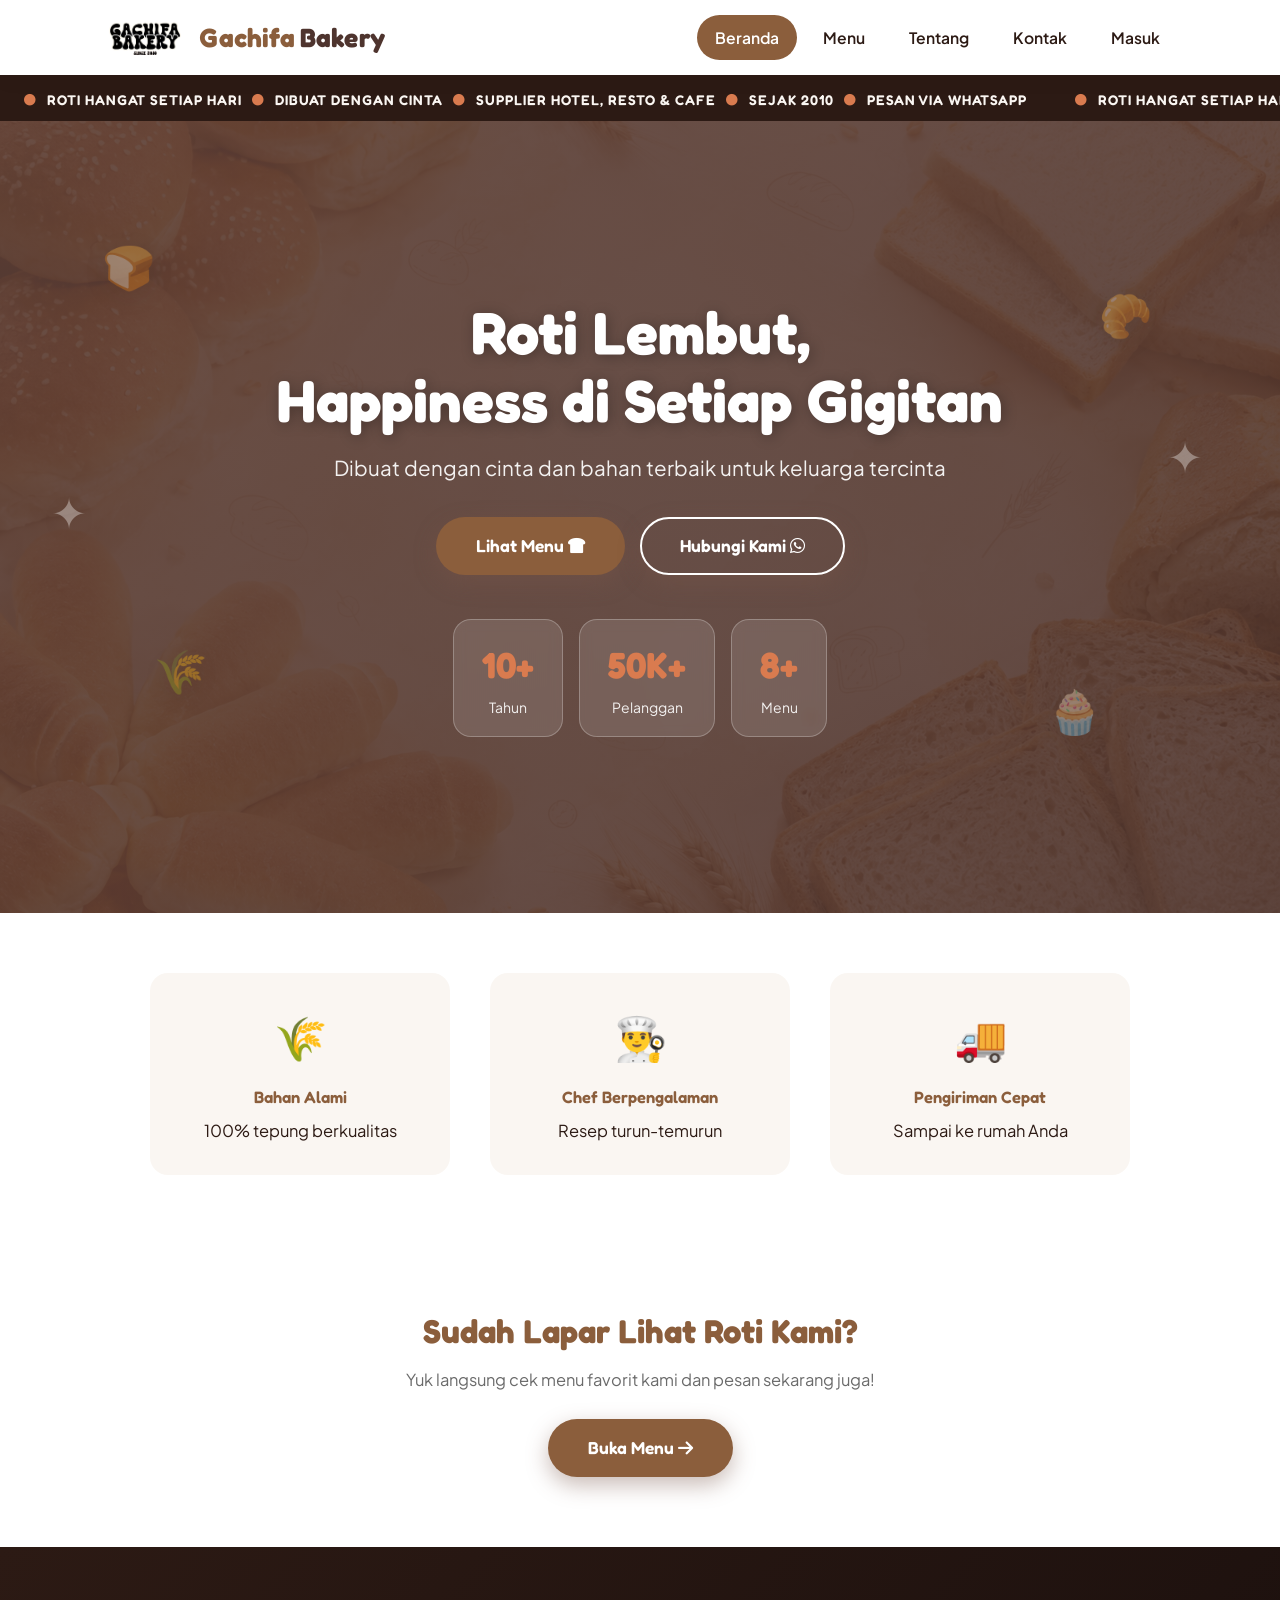
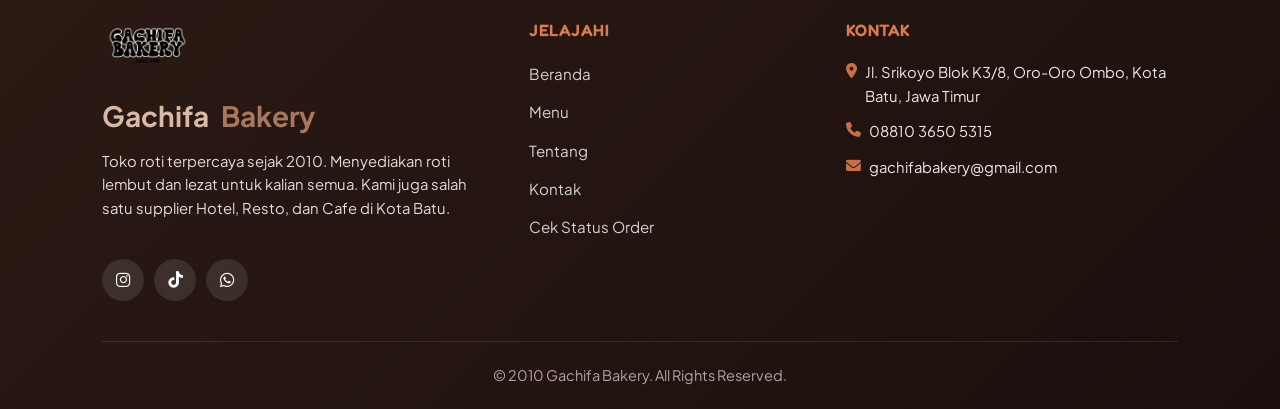
<file: index.html>
<!DOCTYPE html>
<html lang="id">
<head>
    <meta charset="UTF-8">
    <meta name="viewport" content="width=device-width, initial-scale=1.0">
    <title>Gachifa Bakery | Beranda</title>
    <link rel="icon" type="image/png" href="images/logo.png">
    <link rel="stylesheet" href="style.css?v=4">
    <link rel="stylesheet" href="https://cdnjs.cloudflare.com/ajax/libs/font-awesome/6.0.0/css/all.min.css">
</head>
<body>

<nav>
    <div class="logo-container">
        <img src="images/logo.png" alt="Logo Gachifa" class="logo-img">
        <div class="brand-name">
            <span class="brand-orange">Gachifa</span>
            <span class="brand-coklat">Bakery</span>
        </div>
    </div>
    <button class="nav-hamburger" onclick="toggleMobileMenu()" aria-label="Buka menu">
        <i class="fas fa-bars"></i>
    </button>
    <div class="nav-overlay" id="navOverlay" onclick="closeMobileMenu()"></div>
    <ul class="nav-links" id="navLinks">
        <li class="nav-close-item">
            <span class="nav-panel-title">Menu</span>
            <button class="nav-close-btn" onclick="toggleMobileMenu()" aria-label="Tutup menu">&times;</button>
        </li>
        <li><a href="index.html" data-page="index"><i class="fas fa-house nav-icon"></i>Beranda</a></li>
        <li><a href="menu.html" data-page="menu"><i class="fas fa-bread-slice nav-icon"></i>Menu <span id="nav-cart-count" class="nav-cart-badge" style="display:none;">0</span></a></li>
        <li><a href="about.html" data-page="about"><i class="fas fa-circle-info nav-icon"></i>Tentang</a></li>
        <li><a href="contact.html" data-page="contact"><i class="fas fa-phone nav-icon"></i>Kontak</a></li>
        <li id="nav-account-item"><a href="account.html" data-page="account"><i class="fas fa-user nav-icon"></i><span id="nav-account-label">Masuk</span></a></li>
    </ul>
</nav>

<div class="marquee">
    <div class="marquee-track">
        <span><i class="fas fa-circle"></i>ROTI HANGAT SETIAP HARI<i class="fas fa-circle"></i>DIBUAT DENGAN CINTA<i class="fas fa-circle"></i>SUPPLIER HOTEL, RESTO & CAFE<i class="fas fa-circle"></i>SEJAK 2010<i class="fas fa-circle"></i>PESAN VIA WHATSAPP</span>
        <span aria-hidden="true"><i class="fas fa-circle"></i>ROTI HANGAT SETIAP HARI<i class="fas fa-circle"></i>DIBUAT DENGAN CINTA<i class="fas fa-circle"></i>SUPPLIER HOTEL, RESTO & CAFE<i class="fas fa-circle"></i>SEJAK 2010<i class="fas fa-circle"></i>PESAN VIA WHATSAPP</span>
    </div>
</div>

    <header id="home">
        <div class="floaty-shapes" aria-hidden="true">
            <span class="floaty" style="top:14%; left:8%;">🍞</span>
            <span class="floaty floaty-slow floaty-reverse" style="top:65%; left:12%;">🌾</span>
            <span class="floaty floaty-slow" style="top:20%; right:10%;">🥐</span>
            <span class="floaty floaty-reverse" style="top:70%; right:14%;">🧁</span>
            <span class="floaty floaty-slow" style="top:45%; left:4%;">✦</span>
            <span class="floaty" style="top:38%; right:6%;">✦</span>
        </div>
        <div class="hero-content">
            <h1>Roti Lembut,<br>Happiness di Setiap Gigitan</h1>
            <p>Dibuat dengan cinta dan bahan terbaik untuk keluarga tercinta</p>
            
            <div class="hero-buttons">
                <a href="menu.html" class="btn">Lihat Menu <i class="fas fa-bread-slice"></i></a>
                <a href="contact.html" class="btn btn-outline">Hubungi Kami <i class="fab fa-whatsapp"></i></a>
            </div>
            
            <div class="hero-stats">
                <div class="stat-item">
                    <span class="stat-number">10+</span>
                    <span class="stat-label">Tahun</span>
                </div>
                <div class="stat-item">
                    <span class="stat-number">50K+</span>
                    <span class="stat-label">Pelanggan</span>
                </div>
                <div class="stat-item">
                    <span class="stat-number">8+</span>
                    <span class="stat-label">Menu</span>
                </div>
            </div>
        </div>
    </header>

    <section class="features reveal-stagger reveal">
        <div class="feature-item reveal-child">
            <span>🌾</span>
            <h4>Bahan Alami</h4>
            <p>100% tepung berkualitas</p>
        </div>
        <div class="feature-item reveal-child">
            <span>👨‍🍳</span>
            <h4>Chef Berpengalaman</h4>
            <p>Resep turun-temurun</p>
        </div>
        <div class="feature-item reveal-child">
            <span>🚚</span>
            <h4>Pengiriman Cepat</h4>
            <p>Sampai ke rumah Anda</p>
        </div>
    </section>

    <section class="cta-section reveal">
        <h2>Sudah Lapar Lihat Roti Kami?</h2>
        <p>Yuk langsung cek menu favorit kami dan pesan sekarang juga!</p>
        <a href="menu.html" class="btn">Buka Menu <i class="fas fa-arrow-right"></i></a>
    </section>

<footer id="contact">
    <div class="footer-container">
        <div class="footer-col-brand">
            <div class="footer-logo">
                <img src="images/logo.png" alt="Logo">
            </div>
            <h3><span class="brand-orange">Gachifa</span> <span class="brand-coklat">Bakery</span></h3>
            <p class="footer-desc">Toko roti terpercaya sejak 2010. Menyediakan roti lembut dan lezat untuk kalian semua. Kami juga salah satu supplier Hotel, Resto, dan Cafe di Kota Batu.</p>
            <div class="social-links">
                <a href="https://www.instagram.com/gachifabakery.id/" target="_blank" aria-label="Instagram">
                    <i class="fab fa-instagram"></i>
                </a>
                <a href="https://www.tiktok.com/@gachifabakery?_r=1&_t=ZS-96W4dqvTECC" target="_blank" aria-label="TikTok">
                    <i class="fab fa-tiktok"></i>
                </a>
                <a href="https://wa.me/62881036505315?text=Hallo%20Gachifa%20Bakery!%20Saya%20ingin%20bertanya%20perihal%20roti%20nya%20dong" target="_blank" aria-label="WhatsApp">
                    <i class="fab fa-whatsapp"></i>
                </a>
            </div>
        </div>

        <div class="footer-col">
            <h4 class="footer-heading">Jelajahi</h4>
            <ul class="footer-links">
                <li><a href="index.html">Beranda</a></li>
                <li><a href="menu.html">Menu</a></li>
                <li><a href="about.html">Tentang</a></li>
                <li><a href="contact.html">Kontak</a></li>
                <li><a href="track-order.html">Cek Status Order</a></li>
            </ul>
        </div>

        <div class="footer-col">
            <h4 class="footer-heading">Kontak</h4>
            <div class="contact-info">
                <p><i class="fas fa-map-marker-alt"></i> Jl. Srikoyo Blok K3/8, Oro-Oro Ombo, Kota Batu, Jawa Timur</p>
                <p><i class="fas fa-phone"></i> 08810 3650 5315</p>
                <p><i class="fas fa-envelope"></i> gachifabakery@gmail.com</p>
            </div>
        </div>
    </div>
    <div class="footer-bottom">
        <p>&copy; 2010 Gachifa Bakery. All Rights Reserved.</p>
    </div>
</footer>

    <script src="script.js?v=6"></script>
</body>
</html>
</file>
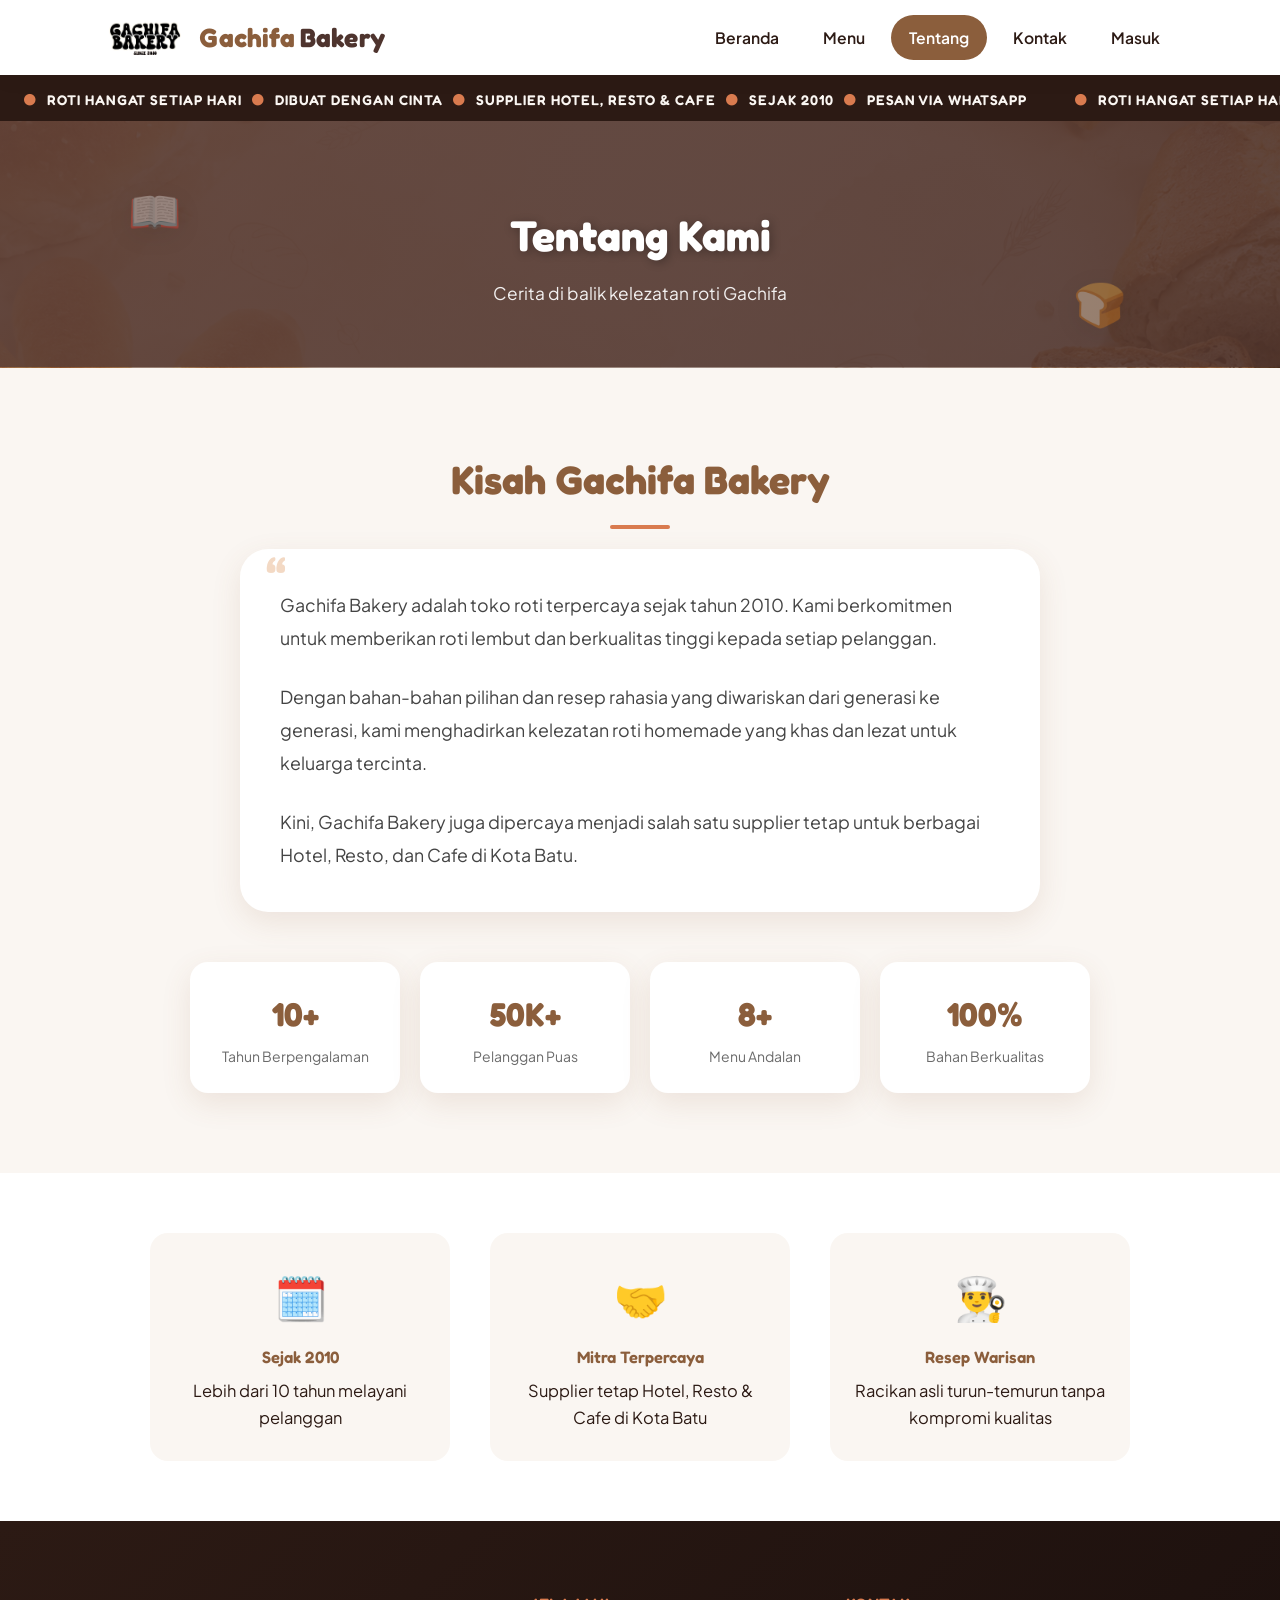
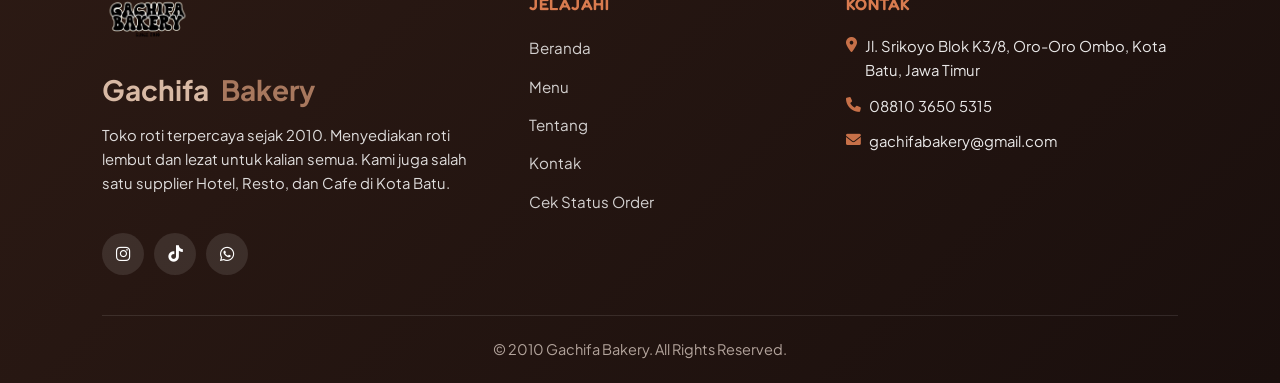
<file: about.html>
<!DOCTYPE html>
<html lang="id">
<head>
    <meta charset="UTF-8">
    <meta name="viewport" content="width=device-width, initial-scale=1.0">
    <title>Gachifa Bakery | Tentang Kami</title>
    <link rel="icon" type="image/png" href="images/logo.png">
    <link rel="stylesheet" href="style.css?v=4">
    <link rel="stylesheet" href="https://cdnjs.cloudflare.com/ajax/libs/font-awesome/6.0.0/css/all.min.css">
</head>
<body>

<nav>
    <div class="logo-container">
        <img src="images/logo.png" alt="Logo Gachifa" class="logo-img">
        <div class="brand-name">
            <span class="brand-orange">Gachifa</span>
            <span class="brand-coklat">Bakery</span>
        </div>
    </div>
    <button class="nav-hamburger" onclick="toggleMobileMenu()" aria-label="Buka menu">
        <i class="fas fa-bars"></i>
    </button>
    <div class="nav-overlay" id="navOverlay" onclick="closeMobileMenu()"></div>
    <ul class="nav-links" id="navLinks">
        <li class="nav-close-item">
            <span class="nav-panel-title">Menu</span>
            <button class="nav-close-btn" onclick="toggleMobileMenu()" aria-label="Tutup menu">&times;</button>
        </li>
        <li><a href="index.html" data-page="index"><i class="fas fa-house nav-icon"></i>Beranda</a></li>
        <li><a href="menu.html" data-page="menu"><i class="fas fa-bread-slice nav-icon"></i>Menu <span id="nav-cart-count" class="nav-cart-badge" style="display:none;">0</span></a></li>
        <li><a href="about.html" data-page="about"><i class="fas fa-circle-info nav-icon"></i>Tentang</a></li>
        <li><a href="contact.html" data-page="contact"><i class="fas fa-phone nav-icon"></i>Kontak</a></li>
        <li id="nav-account-item"><a href="account.html" data-page="account"><i class="fas fa-user nav-icon"></i><span id="nav-account-label">Masuk</span></a></li>
    </ul>
</nav>

<div class="marquee">
    <div class="marquee-track">
        <span><i class="fas fa-circle"></i>ROTI HANGAT SETIAP HARI<i class="fas fa-circle"></i>DIBUAT DENGAN CINTA<i class="fas fa-circle"></i>SUPPLIER HOTEL, RESTO & CAFE<i class="fas fa-circle"></i>SEJAK 2010<i class="fas fa-circle"></i>PESAN VIA WHATSAPP</span>
        <span aria-hidden="true"><i class="fas fa-circle"></i>ROTI HANGAT SETIAP HARI<i class="fas fa-circle"></i>DIBUAT DENGAN CINTA<i class="fas fa-circle"></i>SUPPLIER HOTEL, RESTO & CAFE<i class="fas fa-circle"></i>SEJAK 2010<i class="fas fa-circle"></i>PESAN VIA WHATSAPP</span>
    </div>
</div>

    <div class="page-banner">
        <div class="floaty-shapes" aria-hidden="true">
            <span class="floaty" style="top:22%; left:10%;">📖</span>
            <span class="floaty floaty-slow floaty-reverse" style="top:60%; right:12%;">🍞</span>
        </div>
        <h1>Tentang Kami</h1>
        <p>Cerita di balik kelezatan roti Gachifa</p>
    </div>

    <section id="about" class="about-section">
        <h2 class="section-title reveal">Kisah Gachifa Bakery</h2>
        <div class="about-content reveal">
            <p>Gachifa Bakery adalah toko roti terpercaya sejak tahun 2010. Kami berkomitmen untuk memberikan roti lembut dan berkualitas tinggi kepada setiap pelanggan.</p>
            <br>
            <p>Dengan bahan-bahan pilihan dan resep rahasia yang diwariskan dari generasi ke generasi, kami menghadirkan kelezatan roti homemade yang khas dan lezat untuk keluarga tercinta.</p>
            <br>
            <p>Kini, Gachifa Bakery juga dipercaya menjadi salah satu supplier tetap untuk berbagai Hotel, Resto, dan Cafe di Kota Batu.</p>
        </div>

        <div class="about-stats reveal-stagger reveal">
            <div class="about-stat-card reveal-child">
                <span class="num">10+</span>
                <span class="label">Tahun Berpengalaman</span>
            </div>
            <div class="about-stat-card reveal-child">
                <span class="num">50K+</span>
                <span class="label">Pelanggan Puas</span>
            </div>
            <div class="about-stat-card reveal-child">
                <span class="num">8+</span>
                <span class="label">Menu Andalan</span>
            </div>
            <div class="about-stat-card reveal-child">
                <span class="num">100%</span>
                <span class="label">Bahan Berkualitas</span>
            </div>
        </div>
    </section>

    <section class="features reveal-stagger reveal">
        <div class="feature-item reveal-child">
            <span>🗓️</span>
            <h4>Sejak 2010</h4>
            <p>Lebih dari 10 tahun melayani pelanggan</p>
        </div>
        <div class="feature-item reveal-child">
            <span>🤝</span>
            <h4>Mitra Terpercaya</h4>
            <p>Supplier tetap Hotel, Resto & Cafe di Kota Batu</p>
        </div>
        <div class="feature-item reveal-child">
            <span>👨‍🍳</span>
            <h4>Resep Warisan</h4>
            <p>Racikan asli turun-temurun tanpa kompromi kualitas</p>
        </div>
    </section>

<footer id="contact">
    <div class="footer-container">
        <div class="footer-col-brand">
            <div class="footer-logo">
                <img src="images/logo.png" alt="Logo">
            </div>
            <h3><span class="brand-orange">Gachifa</span> <span class="brand-coklat">Bakery</span></h3>
            <p class="footer-desc">Toko roti terpercaya sejak 2010. Menyediakan roti lembut dan lezat untuk kalian semua. Kami juga salah satu supplier Hotel, Resto, dan Cafe di Kota Batu.</p>
            <div class="social-links">
                <a href="https://www.instagram.com/gachifabakery.id/" target="_blank" aria-label="Instagram">
                    <i class="fab fa-instagram"></i>
                </a>
                <a href="https://www.tiktok.com/@gachifabakery?_r=1&_t=ZS-96W4dqvTECC" target="_blank" aria-label="TikTok">
                    <i class="fab fa-tiktok"></i>
                </a>
                <a href="https://wa.me/62881036505315?text=Hallo%20Gachifa%20Bakery!%20Saya%20ingin%20bertanya%20perihal%20roti%20nya%20dong" target="_blank" aria-label="WhatsApp">
                    <i class="fab fa-whatsapp"></i>
                </a>
            </div>
        </div>

        <div class="footer-col">
            <h4 class="footer-heading">Jelajahi</h4>
            <ul class="footer-links">
                <li><a href="index.html">Beranda</a></li>
                <li><a href="menu.html">Menu</a></li>
                <li><a href="about.html">Tentang</a></li>
                <li><a href="contact.html">Kontak</a></li>
                <li><a href="track-order.html">Cek Status Order</a></li>
            </ul>
        </div>

        <div class="footer-col">
            <h4 class="footer-heading">Kontak</h4>
            <div class="contact-info">
                <p><i class="fas fa-map-marker-alt"></i> Jl. Srikoyo Blok K3/8, Oro-Oro Ombo, Kota Batu, Jawa Timur</p>
                <p><i class="fas fa-phone"></i> 08810 3650 5315</p>
                <p><i class="fas fa-envelope"></i> gachifabakery@gmail.com</p>
            </div>
        </div>
    </div>
    <div class="footer-bottom">
        <p>&copy; 2010 Gachifa Bakery. All Rights Reserved.</p>
    </div>
</footer>

    <script src="script.js?v=6"></script>
</body>
</html>
</file>
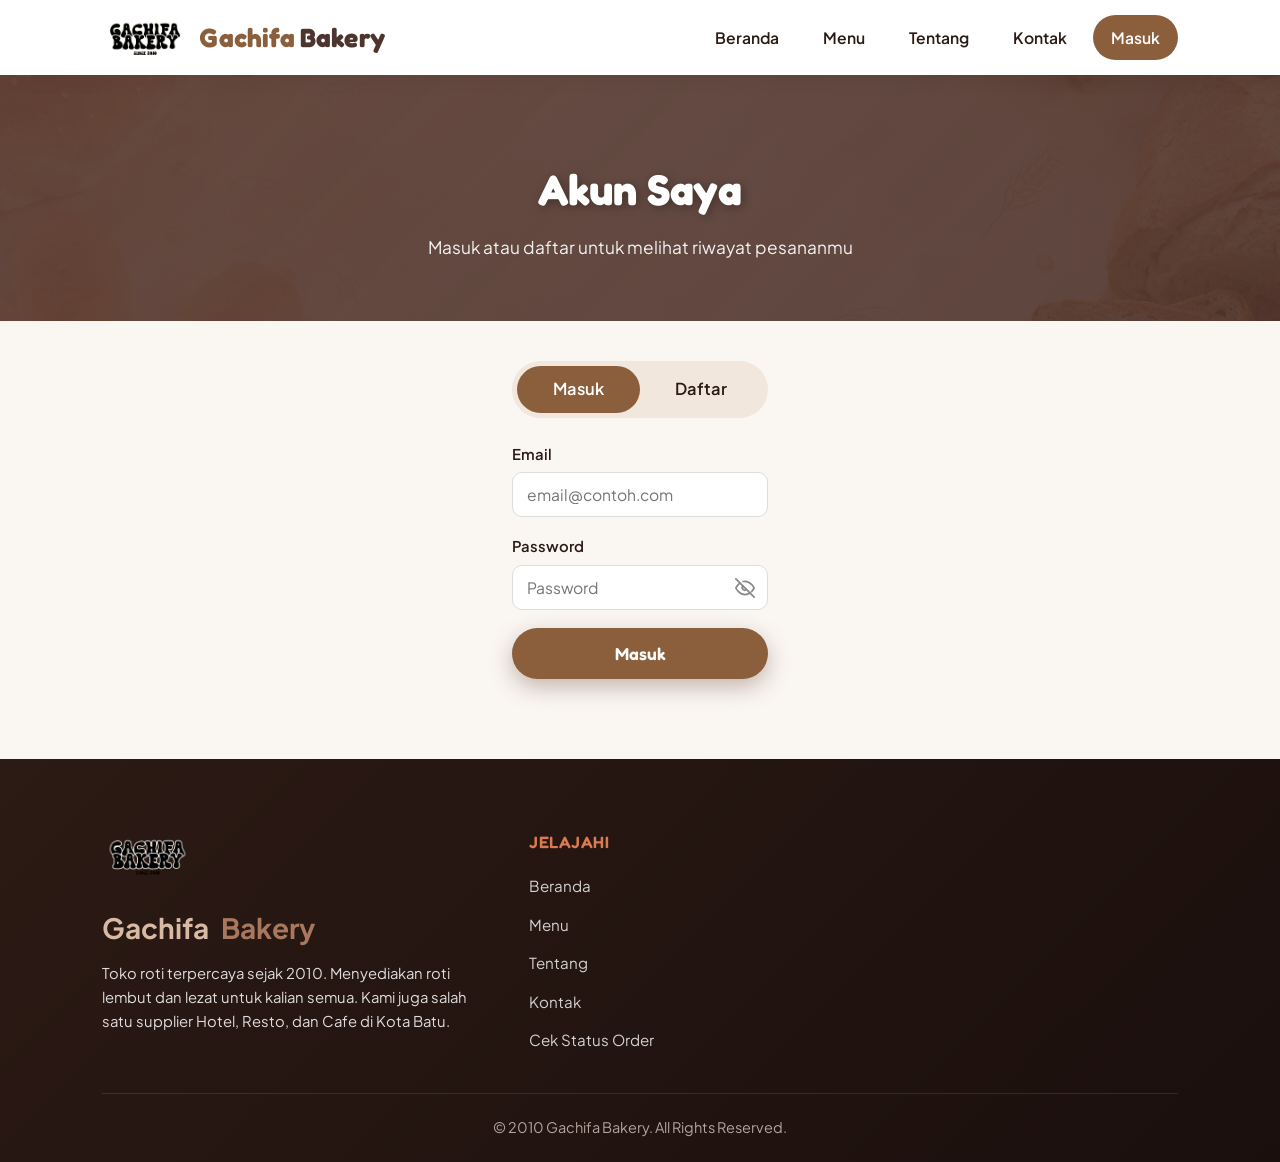
<file: account.html>
<!DOCTYPE html>
<html lang="id">
<head>
    <meta charset="UTF-8">
    <meta name="viewport" content="width=device-width, initial-scale=1.0">
    <title>Gachifa Bakery | Akun</title>
    <link rel="icon" type="image/png" href="images/logo.png">
    <link rel="stylesheet" href="style.css?v=4">
    <link rel="stylesheet" href="https://cdnjs.cloudflare.com/ajax/libs/font-awesome/6.0.0/css/all.min.css">
    <style>
        .auth-section {
            padding: 40px 8% 80px;
            max-width: 460px;
            margin: 0 auto;
        }
        .auth-tabs {
            display: flex;
            background: #f1e7dd;
            border-radius: 30px;
            padding: 5px;
            margin-bottom: 25px;
        }
        .auth-tab {
            flex: 1;
            text-align: center;
            padding: 10px;
            border-radius: 25px;
            cursor: pointer;
            font-weight: 600;
            color: var(--dark);
            transition: 0.25s;
        }
        .auth-tab.active { background: var(--primary); color: white; }
        .auth-form { display: none; }
        .auth-form.active { display: block; }
        .auth-form-status {
            margin-top: 12px;
            padding: 12px 14px;
            border-radius: 10px;
            font-size: 0.9rem;
            display: none;
        }
    </style>
</head>
<body>

<nav>
    <div class="logo-container">
        <img src="images/logo.png" alt="Logo Gachifa" class="logo-img">
        <div class="brand-name">
            <span class="brand-orange">Gachifa</span>
            <span class="brand-coklat">Bakery</span>
        </div>
    </div>
    <button class="nav-hamburger" onclick="toggleMobileMenu()" aria-label="Buka menu">
        <i class="fas fa-bars"></i>
    </button>
    <div class="nav-overlay" id="navOverlay" onclick="closeMobileMenu()"></div>
    <ul class="nav-links" id="navLinks">
        <li class="nav-close-item">
            <span class="nav-panel-title">Menu</span>
            <button class="nav-close-btn" onclick="toggleMobileMenu()" aria-label="Tutup menu">&times;</button>
        </li>
        <li><a href="index.html" data-page="index"><i class="fas fa-house nav-icon"></i>Beranda</a></li>
        <li><a href="menu.html" data-page="menu"><i class="fas fa-bread-slice nav-icon"></i>Menu <span id="nav-cart-count" class="nav-cart-badge" style="display:none;">0</span></a></li>
        <li><a href="about.html" data-page="about"><i class="fas fa-circle-info nav-icon"></i>Tentang</a></li>
        <li><a href="contact.html" data-page="contact"><i class="fas fa-phone nav-icon"></i>Kontak</a></li>
        <li id="nav-account-item"><a href="account.html" data-page="account"><i class="fas fa-user nav-icon"></i><span id="nav-account-label">Masuk</span></a></li>
    </ul>
</nav>

<div class="page-banner">
    <h1>Akun Saya</h1>
    <p>Masuk atau daftar untuk melihat riwayat pesananmu</p>
</div>

<section class="auth-section">
    <div class="auth-tabs">
        <div class="auth-tab active" id="tab-login" onclick="switchAuthTab('login')">Masuk</div>
        <div class="auth-tab" id="tab-register" onclick="switchAuthTab('register')">Daftar</div>
    </div>

    <!-- FORM LOGIN -->
    <form id="login-form" class="auth-form active" onsubmit="return false;">
        <div class="form-group">
            <label for="login-email">Email</label>
            <input type="email" id="login-email" required placeholder="email@contoh.com">
        </div>
        <div class="form-group">
            <label for="login-password">Password</label>
            <div class="password-wrapper">
                <input type="password" id="login-password" required placeholder="Password">
                <button type="button" class="toggle-password" onclick="togglePassword('login-password', this)"></button>
            </div>
        </div>
        <button type="submit" class="btn" style="width:100%;" id="login-btn">Masuk</button>
        <p id="login-status" class="auth-form-status"></p>
    </form>

    <!-- FORM REGISTER -->
    <form id="register-form" class="auth-form" onsubmit="return false;">
        <div class="form-group">
            <label for="register-name">Nama</label>
            <input type="text" id="register-name" required placeholder="Nama lengkap">
        </div>
        <div class="form-group">
            <label for="register-email">Email</label>
            <input type="email" id="register-email" required placeholder="email@contoh.com">
        </div>
        <div class="form-group">
            <label for="register-password">Password</label>
            <div class="password-wrapper">
                <input type="password" id="register-password" required minlength="6" placeholder="Minimal 6 karakter">
                <button type="button" class="toggle-password" onclick="togglePassword('register-password', this)"></button>
            </div>
        </div>
        <div class="form-group">
            <label for="register-password-confirm">Konfirmasi Password</label>
            <div class="password-wrapper">
                <input type="password" id="register-password-confirm" required minlength="6" placeholder="Ulangi password">
                <button type="button" class="toggle-password" onclick="togglePassword('register-password-confirm', this)"></button>
            </div>
        </div>
        <button type="submit" class="btn" style="width:100%;" id="register-btn">Daftar</button>
        <p id="register-status" class="auth-form-status"></p>
    </form>
</section>

<footer>
    <div class="footer-container">
        <div class="footer-col-brand">
            <div class="footer-logo">
                <img src="images/logo.png" alt="Logo">
            </div>
            <h3><span class="brand-orange">Gachifa</span> <span class="brand-coklat">Bakery</span></h3>
            <p class="footer-desc">Toko roti terpercaya sejak 2010. Menyediakan roti lembut dan lezat untuk kalian semua. Kami juga salah satu supplier Hotel, Resto, dan Cafe di Kota Batu.</p>
        </div>
        <div class="footer-col">
            <h4 class="footer-heading">Jelajahi</h4>
            <ul class="footer-links">
                <li><a href="index.html">Beranda</a></li>
                <li><a href="menu.html">Menu</a></li>
                <li><a href="about.html">Tentang</a></li>
                <li><a href="contact.html">Kontak</a></li>
                <li><a href="track-order.html">Cek Status Order</a></li>
            </ul>
        </div>
    </div>
    <div class="footer-bottom">
        <p>&copy; 2010 Gachifa Bakery. All Rights Reserved.</p>
    </div>
</footer>

<div id="toast" class="toast"></div>

<script src="script.js?v=6"></script>
<script>
    function switchAuthTab(tab) {
        document.getElementById('tab-login').classList.toggle('active', tab === 'login');
        document.getElementById('tab-register').classList.toggle('active', tab === 'register');
        document.getElementById('login-form').classList.toggle('active', tab === 'login');
        document.getElementById('register-form').classList.toggle('active', tab === 'register');
    }

    // Ikon mata (SVG) untuk toggle tampil/sembunyikan password
    const eyeIcon = '<svg width="20" height="20" viewBox="0 0 24 24" fill="none" stroke="currentColor" stroke-width="2" stroke-linecap="round" stroke-linejoin="round"><path d="M1 12s4-8 11-8 11 8 11 8-4 8-11 8-11-8-11-8Z"></path><circle cx="12" cy="12" r="3"></circle></svg>';
    const eyeOffIcon = '<svg width="20" height="20" viewBox="0 0 24 24" fill="none" stroke="currentColor" stroke-width="2" stroke-linecap="round" stroke-linejoin="round"><path d="M17.94 17.94A10.94 10.94 0 0 1 12 20c-7 0-11-8-11-8a21.62 21.62 0 0 1 5.06-6.06"></path><path d="M9.9 4.24A9.12 9.12 0 0 1 12 4c7 0 11 8 11 8a21.6 21.6 0 0 1-3.22 4.44"></path><path d="M1 1l22 22"></path><path d="M9.53 9.53a3 3 0 0 0 4.24 4.24"></path></svg>';

    function togglePassword(inputId, btn) {
        const input = document.getElementById(inputId);
        const isHidden = input.type === 'password';
        input.type = isHidden ? 'text' : 'password';
        btn.innerHTML = isHidden ? eyeIcon : eyeOffIcon;
    }

    // Pasang ikon mata awal (tersembunyi = mata coret) ke semua tombol toggle saat halaman dimuat
    document.querySelectorAll('.toggle-password').forEach(function (btn) {
        btn.innerHTML = eyeOffIcon;
    });

    // Kalau sudah login, langsung arahkan ke profil.
    // Dibungkus try/catch supaya kalau browser memblokir localStorage,
    // ini tidak menghentikan script di bawahnya (termasuk tombol Masuk/Daftar).
    try {
        if (getCustomerToken()) {
            window.location.href = 'profile.html';
        }
    } catch (e) {
        console.error('Gagal mengecek status login:', e);
    }

    document.getElementById('login-form').addEventListener('submit', async (e) => {
        e.preventDefault();
        const btn = document.getElementById('login-btn');
        const statusEl = document.getElementById('login-status');
        statusEl.style.display = 'none';
        btn.disabled = true;
        btn.innerText = 'Memproses...';

        try {
            const res = await fetch(`${API_BASE_URL}/login`, {
                method: 'POST',
                headers: { 'Content-Type': 'application/json', 'Accept': 'application/json' },
                body: JSON.stringify({
                    email: document.getElementById('login-email').value.trim(),
                    password: document.getElementById('login-password').value,
                }),
            });
            const data = await res.json();
            if (!res.ok) {
                const firstError = data.errors ? Object.values(data.errors)[0][0] : (data.message || 'Email atau password salah.');
                throw new Error(firstError);
            }
            const tersimpan = saveCustomerAuth(data.token, data.user);
            if (!tersimpan) {
                console.warn('Browser ini memblokir localStorage/sessionStorage, sesi login hanya bertahan selama tab ini terbuka.');
            }
            // Fallback: token juga dibawa lewat URL fragment (#) supaya tetap sampai
            // ke profile.html walau localStorage & sessionStorage gagal (mis. dibuka
            // lewat in-app browser WhatsApp/Instagram yang membatasi storage saat
            // pindah halaman). Pakai '#' bukan '?' supaya token tidak ikut terkirim
            // ke server / tercatat di riwayat/analytics.
            window.location.href = tersimpan ? 'profile.html' : `profile.html#t=${encodeURIComponent(data.token)}`;
        } catch (err) {
            statusEl.textContent = err.message;
            statusEl.className = 'auth-form-status contact-form-error';
            statusEl.style.display = 'block';
        } finally {
            btn.disabled = false;
            btn.innerText = 'Masuk';
        }
    });

    document.getElementById('register-form').addEventListener('submit', async (e) => {
        e.preventDefault();
        const btn = document.getElementById('register-btn');
        const statusEl = document.getElementById('register-status');
        statusEl.style.display = 'none';

        const password = document.getElementById('register-password').value;
        const passwordConfirm = document.getElementById('register-password-confirm').value;

        if (password !== passwordConfirm) {
            statusEl.textContent = 'Konfirmasi password tidak cocok.';
            statusEl.className = 'auth-form-status contact-form-error';
            statusEl.style.display = 'block';
            return;
        }

        btn.disabled = true;
        btn.innerText = 'Memproses...';

        try {
            const res = await fetch(`${API_BASE_URL}/register`, {
                method: 'POST',
                headers: { 'Content-Type': 'application/json', 'Accept': 'application/json' },
                body: JSON.stringify({
                    name: document.getElementById('register-name').value.trim(),
                    email: document.getElementById('register-email').value.trim(),
                    password: password,
                    password_confirmation: passwordConfirm,
                }),
            });
            const data = await res.json();
            if (!res.ok) {
                const firstError = data.errors ? Object.values(data.errors)[0][0] : (data.message || 'Gagal mendaftar.');
                throw new Error(firstError);
            }
            const tersimpan = saveCustomerAuth(data.token, data.user);
            if (!tersimpan) {
                console.warn('Browser ini memblokir localStorage/sessionStorage, sesi login hanya bertahan selama tab ini terbuka.');
            }
            window.location.href = tersimpan ? 'profile.html' : `profile.html#t=${encodeURIComponent(data.token)}`;
        } catch (err) {
            statusEl.textContent = err.message;
            statusEl.className = 'auth-form-status contact-form-error';
            statusEl.style.display = 'block';
        } finally {
            btn.disabled = false;
            btn.innerText = 'Daftar';
        }
    });
</script>
</body>
</html>
</file>
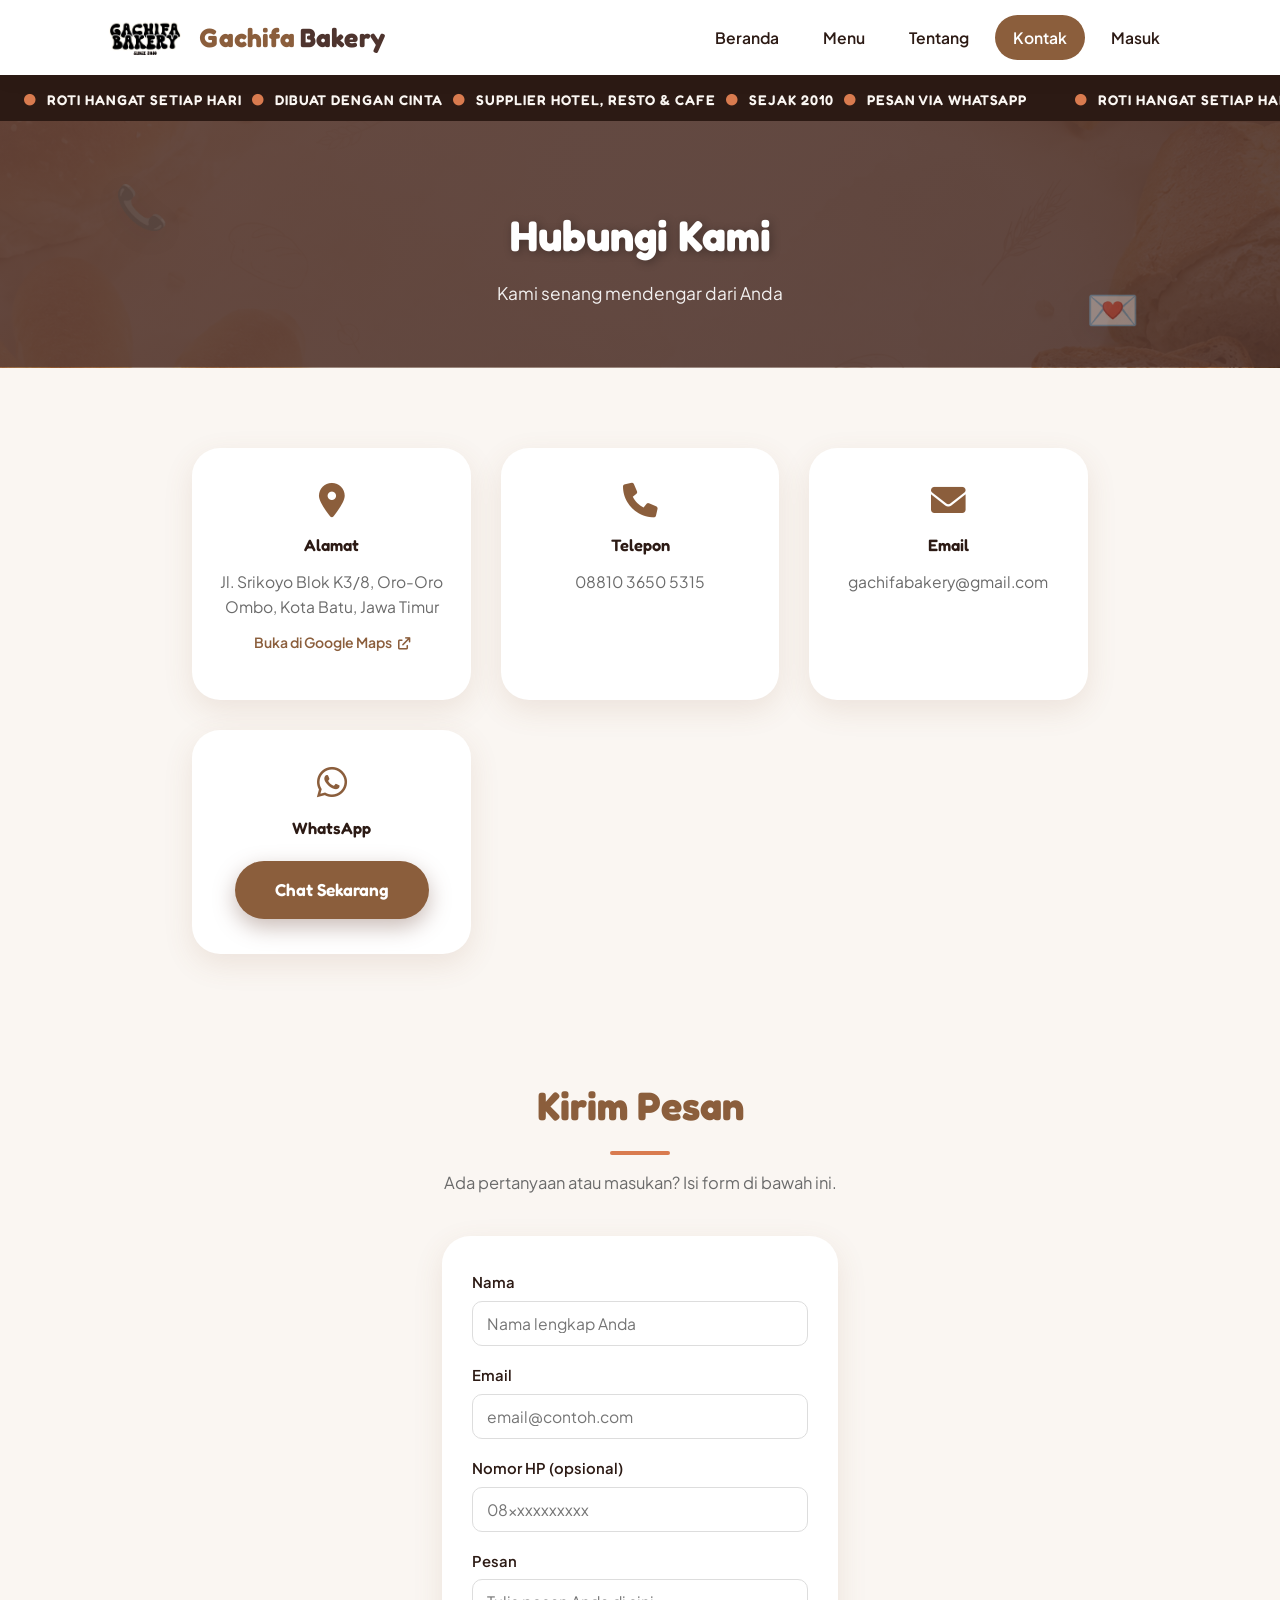
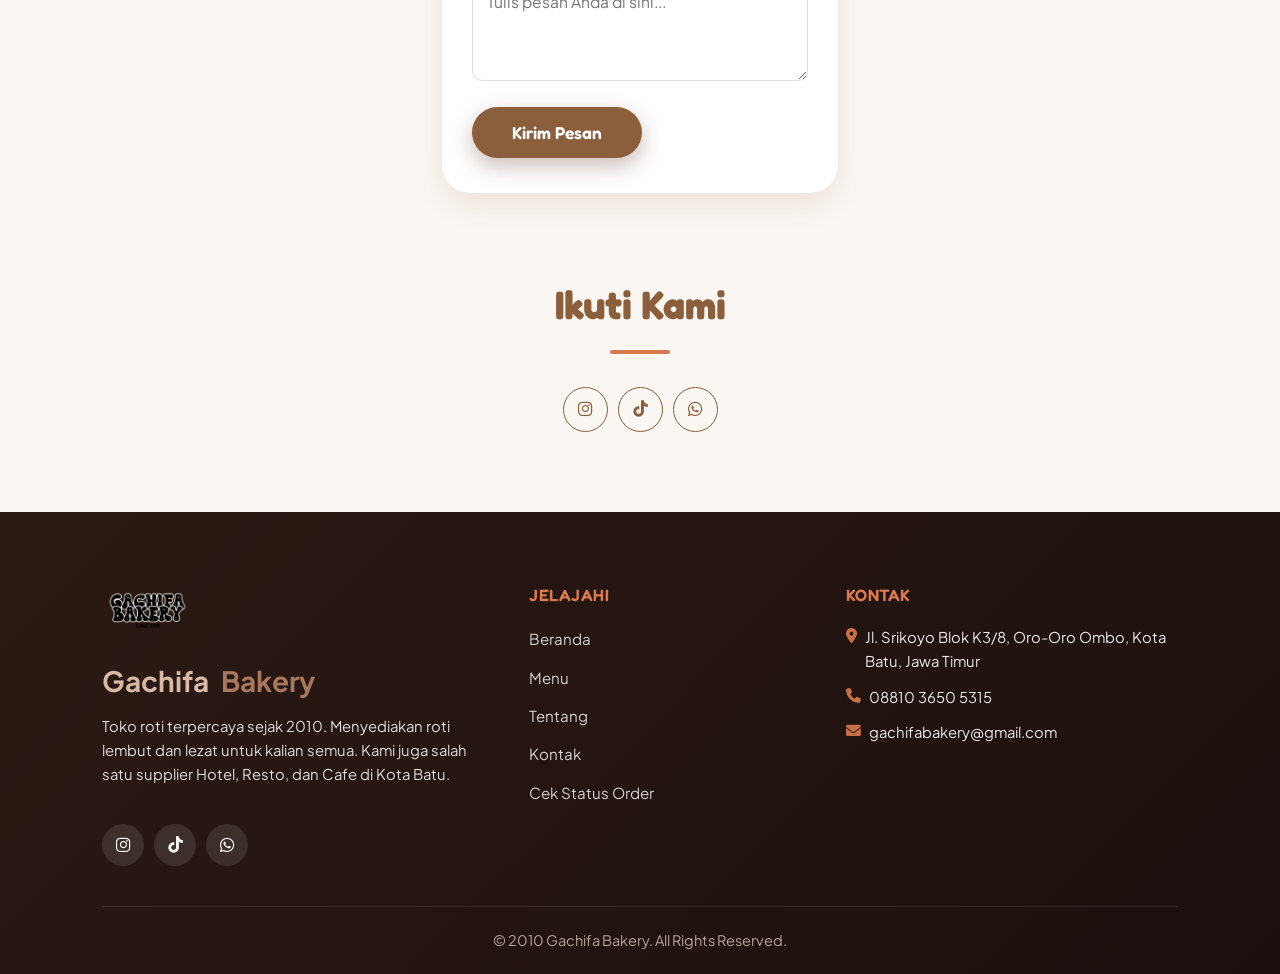
<file: contact.html>
<!DOCTYPE html>
<html lang="id">
<head>
    <meta charset="UTF-8">
    <meta name="viewport" content="width=device-width, initial-scale=1.0">
    <title>Gachifa Bakery | Kontak</title>
    <link rel="icon" type="image/png" href="images/logo.png">
    <link rel="stylesheet" href="style.css?v=4">
    <link rel="stylesheet" href="https://cdnjs.cloudflare.com/ajax/libs/font-awesome/6.0.0/css/all.min.css">
</head>
<body>

<nav>
    <div class="logo-container">
        <img src="images/logo.png" alt="Logo Gachifa" class="logo-img">
        <div class="brand-name">
            <span class="brand-orange">Gachifa</span>
            <span class="brand-coklat">Bakery</span>
        </div>
    </div>
    <button class="nav-hamburger" onclick="toggleMobileMenu()" aria-label="Buka menu">
        <i class="fas fa-bars"></i>
    </button>
    <div class="nav-overlay" id="navOverlay" onclick="closeMobileMenu()"></div>
    <ul class="nav-links" id="navLinks">
        <li class="nav-close-item">
            <span class="nav-panel-title">Menu</span>
            <button class="nav-close-btn" onclick="toggleMobileMenu()" aria-label="Tutup menu">&times;</button>
        </li>
        <li><a href="index.html" data-page="index"><i class="fas fa-house nav-icon"></i>Beranda</a></li>
        <li><a href="menu.html" data-page="menu"><i class="fas fa-bread-slice nav-icon"></i>Menu <span id="nav-cart-count" class="nav-cart-badge" style="display:none;">0</span></a></li>
        <li><a href="about.html" data-page="about"><i class="fas fa-circle-info nav-icon"></i>Tentang</a></li>
        <li><a href="contact.html" data-page="contact"><i class="fas fa-phone nav-icon"></i>Kontak</a></li>
        <li id="nav-account-item"><a href="account.html" data-page="account"><i class="fas fa-user nav-icon"></i><span id="nav-account-label">Masuk</span></a></li>
    </ul>
</nav>

<div class="marquee">
    <div class="marquee-track">
        <span><i class="fas fa-circle"></i>ROTI HANGAT SETIAP HARI<i class="fas fa-circle"></i>DIBUAT DENGAN CINTA<i class="fas fa-circle"></i>SUPPLIER HOTEL, RESTO & CAFE<i class="fas fa-circle"></i>SEJAK 2010<i class="fas fa-circle"></i>PESAN VIA WHATSAPP</span>
        <span aria-hidden="true"><i class="fas fa-circle"></i>ROTI HANGAT SETIAP HARI<i class="fas fa-circle"></i>DIBUAT DENGAN CINTA<i class="fas fa-circle"></i>SUPPLIER HOTEL, RESTO & CAFE<i class="fas fa-circle"></i>SEJAK 2010<i class="fas fa-circle"></i>PESAN VIA WHATSAPP</span>
    </div>
</div>

    <div class="page-banner">
        <div class="floaty-shapes" aria-hidden="true">
            <span class="floaty" style="top:20%; left:9%;">📞</span>
            <span class="floaty floaty-slow floaty-reverse" style="top:62%; right:11%;">💌</span>
        </div>
        <h1>Hubungi Kami</h1>
        <p>Kami senang mendengar dari Anda</p>
    </div>

    <section class="contact-section reveal-stagger reveal">
        <a href="https://maps.app.goo.gl/NjX7WZfzZedw4bFBA?g_st=aw" target="_blank" class="contact-card contact-card-link reveal-child">
            <i class="fas fa-map-marker-alt"></i>
            <h4>Alamat</h4>
            <p>Jl. Srikoyo Blok K3/8, Oro-Oro Ombo, Kota Batu, Jawa Timur</p>
            <span class="contact-card-cta">Buka di Google Maps <i class="fas fa-arrow-up-right-from-square"></i></span>
        </a>
        <div class="contact-card reveal-child">
            <i class="fas fa-phone"></i>
            <h4>Telepon</h4>
            <p>08810 3650 5315</p>
        </div>
        <div class="contact-card reveal-child">
            <i class="fas fa-envelope"></i>
            <h4>Email</h4>
            <p>gachifabakery@gmail.com</p>
        </div>
        <div class="contact-card reveal-child">
            <i class="fab fa-whatsapp"></i>
            <h4>WhatsApp</h4>
            <a href="https://wa.me/62881036505315?text=Hallo%20Gachifa%20Bakery!%20Saya%20ingin%20bertanya%20perihal%20roti%20nya%20dong" target="_blank" class="btn" style="margin-top:10px;">Chat Sekarang</a>
        </div>
    </section>

    <section class="contact-form-section reveal">
        <h2 class="section-title">Kirim Pesan</h2>
        <p class="section-desc">Ada pertanyaan atau masukan? Isi form di bawah ini.</p>

        <form id="contact-form" class="contact-form" onsubmit="submitContactForm(event)">
            <div class="form-group">
                <label for="contact-name">Nama</label>
                <input type="text" id="contact-name" name="name" required placeholder="Nama lengkap Anda">
            </div>
            <div class="form-group">
                <label for="contact-email">Email</label>
                <input type="email" id="contact-email" name="email" required placeholder="email@contoh.com">
            </div>
            <div class="form-group">
                <label for="contact-phone">Nomor HP (opsional)</label>
                <input type="tel" id="contact-phone" name="phone" placeholder="08xxxxxxxxxx">
            </div>
            <div class="form-group">
                <label for="contact-message">Pesan</label>
                <textarea id="contact-message" name="message" required rows="4" placeholder="Tulis pesan Anda di sini..."></textarea>
            </div>
            <button type="submit" class="btn">Kirim Pesan</button>
            <p id="contact-form-status" class="contact-form-status" style="display:none;"></p>
        </form>
    </section>

    <section class="social-section reveal">
        <h2 class="section-title">Ikuti Kami</h2>
        <div class="social-links">
            <a href="https://www.instagram.com/gachifabakery.id/" target="_blank" aria-label="Instagram">
                <i class="fab fa-instagram"></i>
            </a>
            <a href="https://www.tiktok.com/@gachifabakery?_r=1&_t=ZS-96W4dqvTECC" target="_blank" aria-label="TikTok">
                <i class="fab fa-tiktok"></i>
            </a>
            <a href="https://wa.me/62881036505315?text=Hallo%20Gachifa%20Bakery!%20Saya%20ingin%20bertanya%20perihal%20roti%20nya%20dong" target="_blank" aria-label="WhatsApp">
                <i class="fab fa-whatsapp"></i>
            </a>
        </div>
    </section>

<footer>
    <div class="footer-container">
        <div class="footer-col-brand">
            <div class="footer-logo">
                <img src="images/logo.png" alt="Logo">
            </div>
            <h3><span class="brand-orange">Gachifa</span> <span class="brand-coklat">Bakery</span></h3>
            <p class="footer-desc">Toko roti terpercaya sejak 2010. Menyediakan roti lembut dan lezat untuk kalian semua. Kami juga salah satu supplier Hotel, Resto, dan Cafe di Kota Batu.</p>
            <div class="social-links">
                <a href="https://www.instagram.com/gachifabakery.id/" target="_blank" aria-label="Instagram">
                    <i class="fab fa-instagram"></i>
                </a>
                <a href="https://www.tiktok.com/@gachifabakery?_r=1&_t=ZS-96W4dqvTECC" target="_blank" aria-label="TikTok">
                    <i class="fab fa-tiktok"></i>
                </a>
                <a href="https://wa.me/62881036505315?text=Hallo%20Gachifa%20Bakery!%20Saya%20ingin%20bertanya%20perihal%20roti%20nya%20dong" target="_blank" aria-label="WhatsApp">
                    <i class="fab fa-whatsapp"></i>
                </a>
            </div>
        </div>

        <div class="footer-col">
            <h4 class="footer-heading">Jelajahi</h4>
            <ul class="footer-links">
                <li><a href="index.html">Beranda</a></li>
                <li><a href="menu.html">Menu</a></li>
                <li><a href="about.html">Tentang</a></li>
                <li><a href="contact.html">Kontak</a></li>
                <li><a href="track-order.html">Cek Status Order</a></li>
            </ul>
        </div>

        <div class="footer-col">
            <h4 class="footer-heading">Kontak</h4>
            <div class="contact-info">
                <p><i class="fas fa-map-marker-alt"></i> Jl. Srikoyo Blok K3/8, Oro-Oro Ombo, Kota Batu, Jawa Timur</p>
                <p><i class="fas fa-phone"></i> 08810 3650 5315</p>
                <p><i class="fas fa-envelope"></i> gachifabakery@gmail.com</p>
            </div>
        </div>
    </div>
    <div class="footer-bottom">
        <p>&copy; 2010 Gachifa Bakery. All Rights Reserved.</p>
    </div>
</footer>

    <script src="script.js?v=6"></script>
</body>
</html>
</file>
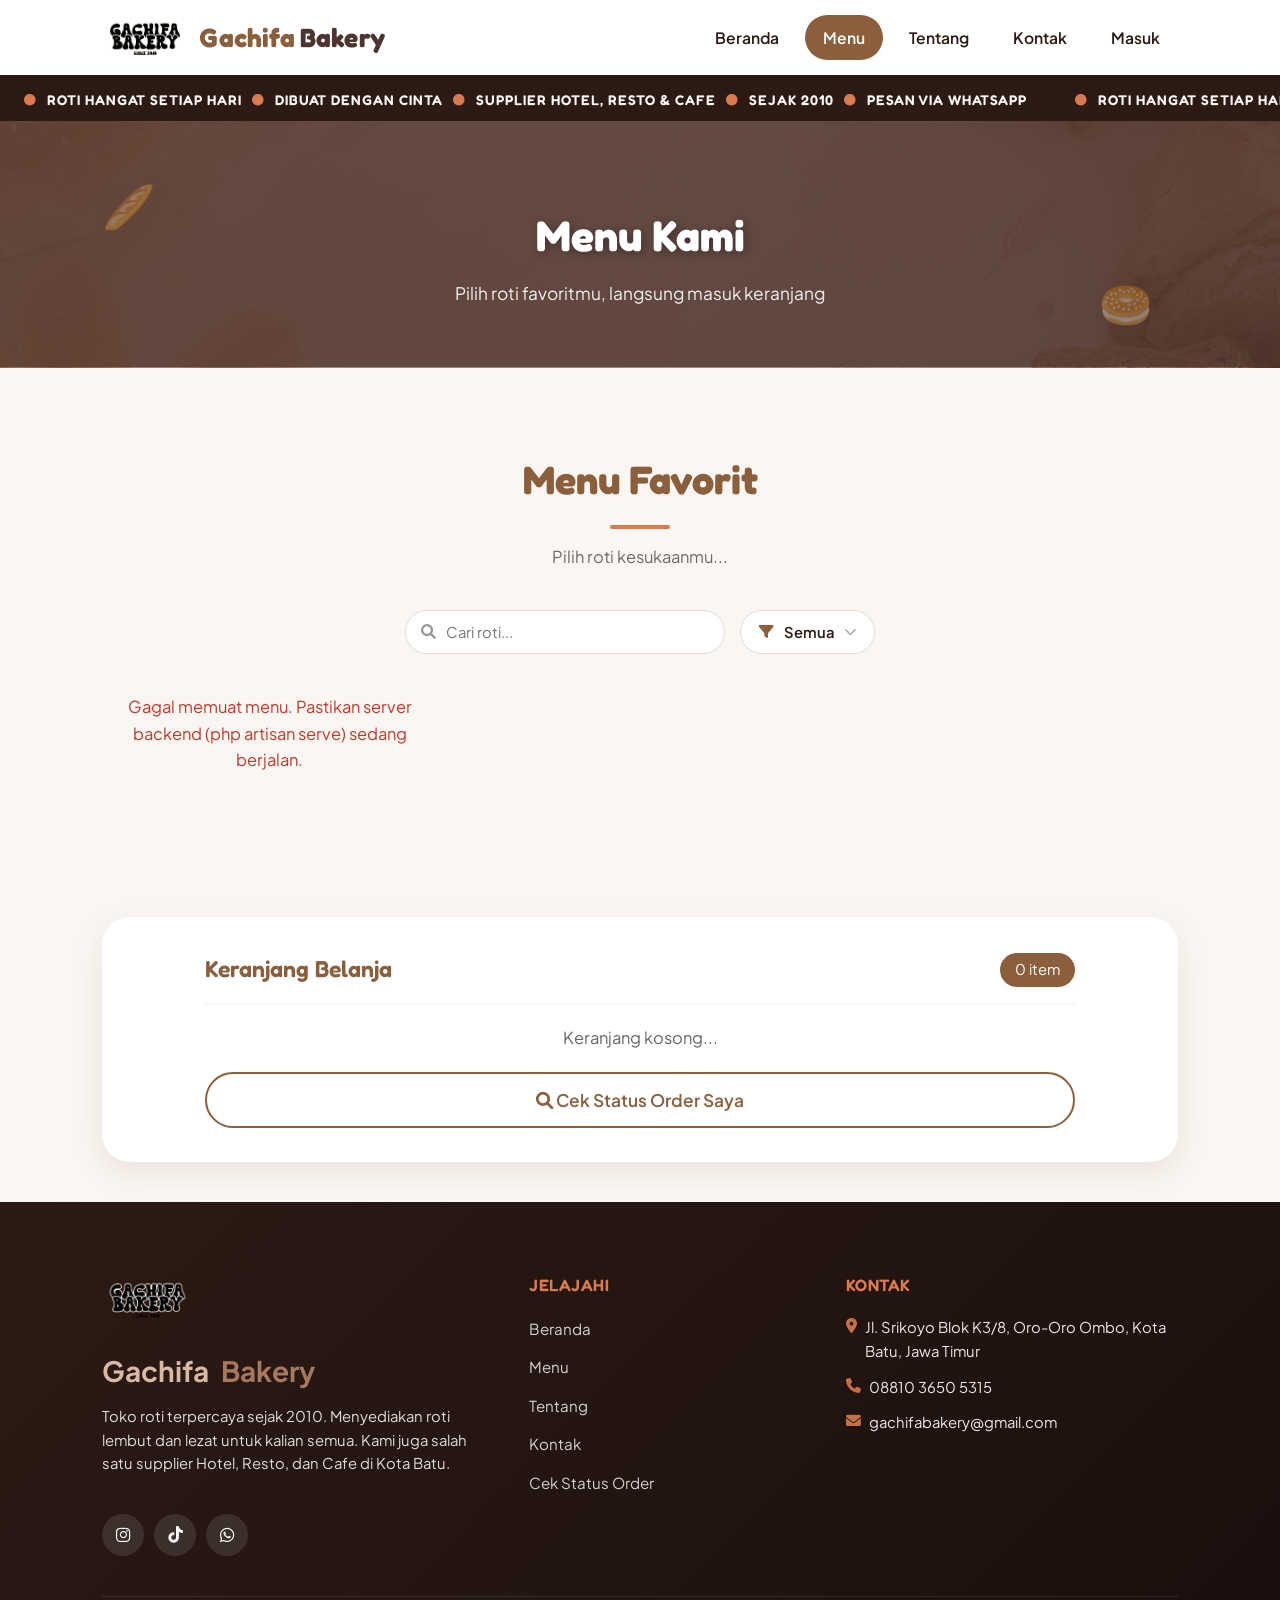
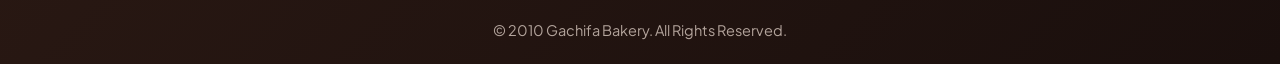
<file: menu.html>
<!DOCTYPE html>
<html lang="id">
<head>
    <meta charset="UTF-8">
    <meta name="viewport" content="width=device-width, initial-scale=1.0">
    <title>Gachifa Bakery | Menu</title>
    <link rel="icon" type="image/png" href="images/logo.png">
    <link rel="stylesheet" href="style.css?v=4">
    <link rel="stylesheet" href="https://cdnjs.cloudflare.com/ajax/libs/font-awesome/6.0.0/css/all.min.css">
    <style>
        .checkout-info-note{background:#fff7ed;border:1px solid #fed7aa;color:#7c4a1f;font-size:0.85rem;line-height:1.4;padding:10px 12px;border-radius:8px;margin:4px 0 14px;}
        .checkout-info-note i{color:#f97316;margin-right:4px;}
        .checkout-info-note a{color:#c2410c;font-weight:600;text-decoration:underline;}
    </style>
</head>
<body>

<nav>
    <div class="logo-container">
        <img src="images/logo.png" alt="Logo Gachifa" class="logo-img">
        <div class="brand-name">
            <span class="brand-orange">Gachifa</span>
            <span class="brand-coklat">Bakery</span>
        </div>
    </div>
    <button class="nav-hamburger" onclick="toggleMobileMenu()" aria-label="Buka menu">
        <i class="fas fa-bars"></i>
    </button>
    <div class="nav-overlay" id="navOverlay" onclick="closeMobileMenu()"></div>
    <ul class="nav-links" id="navLinks">
        <li class="nav-close-item">
            <span class="nav-panel-title">Menu</span>
            <button class="nav-close-btn" onclick="toggleMobileMenu()" aria-label="Tutup menu">&times;</button>
        </li>
        <li><a href="index.html" data-page="index"><i class="fas fa-house nav-icon"></i>Beranda</a></li>
        <li><a href="menu.html" data-page="menu"><i class="fas fa-bread-slice nav-icon"></i>Menu <span id="nav-cart-count" class="nav-cart-badge" style="display:none;">0</span></a></li>
        <li><a href="about.html" data-page="about"><i class="fas fa-circle-info nav-icon"></i>Tentang</a></li>
        <li><a href="contact.html" data-page="contact"><i class="fas fa-phone nav-icon"></i>Kontak</a></li>
        <li id="nav-account-item"><a href="account.html" data-page="account"><i class="fas fa-user nav-icon"></i><span id="nav-account-label">Masuk</span></a></li>
    </ul>
</nav>

<div class="marquee">
    <div class="marquee-track">
        <span><i class="fas fa-circle"></i>ROTI HANGAT SETIAP HARI<i class="fas fa-circle"></i>DIBUAT DENGAN CINTA<i class="fas fa-circle"></i>SUPPLIER HOTEL, RESTO & CAFE<i class="fas fa-circle"></i>SEJAK 2010<i class="fas fa-circle"></i>PESAN VIA WHATSAPP</span>
        <span aria-hidden="true"><i class="fas fa-circle"></i>ROTI HANGAT SETIAP HARI<i class="fas fa-circle"></i>DIBUAT DENGAN CINTA<i class="fas fa-circle"></i>SUPPLIER HOTEL, RESTO & CAFE<i class="fas fa-circle"></i>SEJAK 2010<i class="fas fa-circle"></i>PESAN VIA WHATSAPP</span>
    </div>
</div>

    <div class="page-banner">
        <div class="floaty-shapes" aria-hidden="true">
            <span class="floaty" style="top:20%; left:8%;">🥖</span>
            <span class="floaty floaty-slow floaty-reverse" style="top:60%; right:10%;">🥯</span>
        </div>
        <h1>Menu Kami</h1>
        <p>Pilih roti favoritmu, langsung masuk keranjang</p>
    </div>

    <section id="menu" class="menu-section">
        <div class="menu-header-row">
            <h2 class="section-title">Menu Favorit</h2>
        </div>
        <p class="section-desc">Pilih roti kesukaanmu...</p>

        <div class="menu-toolbar">
            <div class="search-box">
                <i class="fas fa-search"></i>
                <input type="text" id="searchInput" placeholder="Cari roti..." oninput="filterMenu()">
                <button type="button" id="searchClearBtn" class="search-clear-btn" onclick="clearSearch()" style="display:none;" aria-label="Hapus pencarian">&times;</button>
            </div>
            <button type="button" class="category-select-btn" id="category-select-btn" onclick="openKategoriModal()">
                <i class="fas fa-filter"></i>
                <span id="category-select-label">Semua</span>
                <i class="fas fa-chevron-down"></i>
            </button>
        </div>

        <p id="category-desc" class="category-desc" style="display:none;"></p>

        <!-- Modal Pilih Kategori -->
        <div class="kategori-modal-overlay" id="kategori-modal">
            <div class="kategori-modal-box">
                <div class="riwayat-modal-header">
                    <h3><i class="fas fa-filter"></i> Pilih Kategori</h3>
                    <button class="riwayat-modal-close" onclick="closeKategoriModal()" aria-label="Tutup">&times;</button>
                </div>
                <div class="kategori-modal-list" id="kategori-modal-list"></div>
            </div>
        </div>

        <div class="product-grid reveal-stagger reveal" id="product-grid">
            <p id="no-results" class="no-results" style="display:none;">Tidak ada roti yang cocok dengan pencarianmu.</p>
            <p id="loading-products" style="color:#666;">Memuat menu...</p>
        </div>

        <div style="text-align:center; margin-top:24px;">
            <button id="load-more-btn" class="btn" style="display:none;" onclick="toggleLoadMore()">Muat Lebih Banyak</button>
        </div>
    </section>

    <div id="checkout-modal" class="checkout-modal-overlay">
        <div class="checkout-modal-box">
            <div class="riwayat-modal-header">
                <h3><i class="fab fa-whatsapp"></i> Data Pemesan</h3>
                <button class="riwayat-modal-close" onclick="closeCheckoutModal()">&times;</button>
            </div>
            <form id="checkout-form" onsubmit="confirmCheckout(event)">
                <div class="form-group">
                    <label for="customer_name">Nama</label>
                    <input type="text" id="customer_name" name="customer_name" required placeholder="Nama lengkap Anda">
                </div>
                <div class="form-group">
                    <label for="customer_phone">Nomor WhatsApp</label>
                    <input type="tel" id="customer_phone" name="customer_phone" required placeholder="0812xxxxxxx">
                </div>
                <div class="form-group">
                    <label for="customer_address">Alamat (opsional)</label>
                    <textarea id="customer_address" name="customer_address" rows="2" placeholder="Alamat pengiriman"></textarea>
                </div>
                <p class="checkout-info-note"><i class="fas fa-circle-info"></i> Setelah pesan, kamu bisa cek status pesanan (Pending &rarr; Diproses &rarr; Dikirim &rarr; Selesai) lewat nomor WhatsApp ini di halaman <a href="track-order.html" target="_blank">Cek Status Order</a>.</p>
                <p id="checkout-form-error" class="contact-form-status contact-form-error" style="display:none;"></p>
                <button type="submit" class="btn-checkout" style="width:100%;"><i class="fab fa-whatsapp"></i> Konfirmasi & Lanjut ke WhatsApp</button>
            </form>
        </div>
    </div>

    <div id="confirm-modal" class="confirm-modal-overlay" onclick="if(event.target===this) closeConfirmModal()">
        <div class="confirm-modal-box">
            <div class="confirm-modal-icon"><i class="fas fa-trash-can"></i></div>
            <h3 id="confirm-modal-title">Kosongkan Keranjang?</h3>
            <p id="confirm-modal-text">Semua item di keranjang belanja akan dihapus. Tindakan ini tidak bisa dibatalkan.</p>
            <div class="confirm-modal-actions">
                <button class="btn-confirm-cancel" onclick="closeConfirmModal()">Batal</button>
                <button class="btn-confirm-ok" id="confirm-modal-ok">Ya, Hapus</button>
            </div>
        </div>
    </div>

    <section class="keranjang-section reveal">
        <div class="keranjang-header">
            <h2>Keranjang Belanja</h2>
            <div class="keranjang-header-right">
                <span id="keranjang-count">0 item</span>
                <button id="clear-cart-btn" class="btn-clear-cart" onclick="hapusSemuaKeranjang()" style="display:none;">
                    <i class="fas fa-trash-can"></i> Hapus Semua
                </button>
            </div>
        </div>
        <div id="keranjang-items">
            <p style="color: #666;">Keranjang kosong...</p>
        </div>
        <button id="checkout-btn" class="btn-checkout" onclick="checkout()" style="display: none;">
            <i class="fab fa-whatsapp"></i> Pesan Sekarang
        </button>
        <a href="track-order.html" class="btn-checkout btn-checkout-outline">
            <i class="fas fa-magnifying-glass"></i> Cek Status Order Saya
        </a>
    </section>

    <div id="toast" class="toast"></div>

<footer id="contact">
    <div class="footer-container">
        <div class="footer-col-brand">
            <div class="footer-logo">
                <img src="images/logo.png" alt="Logo">
            </div>
            <h3><span class="brand-orange">Gachifa</span> <span class="brand-coklat">Bakery</span></h3>
            <p class="footer-desc">Toko roti terpercaya sejak 2010. Menyediakan roti lembut dan lezat untuk kalian semua. Kami juga salah satu supplier Hotel, Resto, dan Cafe di Kota Batu.</p>
            <div class="social-links">
                <a href="https://www.instagram.com/gachifabakery.id/" target="_blank" aria-label="Instagram">
                    <i class="fab fa-instagram"></i>
                </a>
                <a href="https://www.tiktok.com/@gachifabakery?_r=1&_t=ZS-96W4dqvTECC" target="_blank" aria-label="TikTok">
                    <i class="fab fa-tiktok"></i>
                </a>
                <a href="https://wa.me/62881036505315?text=Hallo%20Gachifa%20Bakery!%20Saya%20ingin%20bertanya%20perihal%20roti%20nya%20dong" target="_blank" aria-label="WhatsApp">
                    <i class="fab fa-whatsapp"></i>
                </a>
            </div>
        </div>

        <div class="footer-col">
            <h4 class="footer-heading">Jelajahi</h4>
            <ul class="footer-links">
                <li><a href="index.html">Beranda</a></li>
                <li><a href="menu.html">Menu</a></li>
                <li><a href="about.html">Tentang</a></li>
                <li><a href="contact.html">Kontak</a></li>
                <li><a href="track-order.html">Cek Status Order</a></li>
            </ul>
        </div>

        <div class="footer-col">
            <h4 class="footer-heading">Kontak</h4>
            <div class="contact-info">
                <p><i class="fas fa-map-marker-alt"></i> Jl. Srikoyo Blok K3/8, Oro-Oro Ombo, Kota Batu, Jawa Timur</p>
                <p><i class="fas fa-phone"></i> 08810 3650 5315</p>
                <p><i class="fas fa-envelope"></i> gachifabakery@gmail.com</p>
            </div>
        </div>
    </div>
    <div class="footer-bottom">
        <p>&copy; 2010 Gachifa Bakery. All Rights Reserved.</p>
    </div>
</footer>

    <script src="script.js?v=6"></script>
    <script>
        document.addEventListener('DOMContentLoaded', function() {
            renderProductsFromApi();
            muatDeskripsiKategori();
        });
    </script>
</body>
</html>
</file>
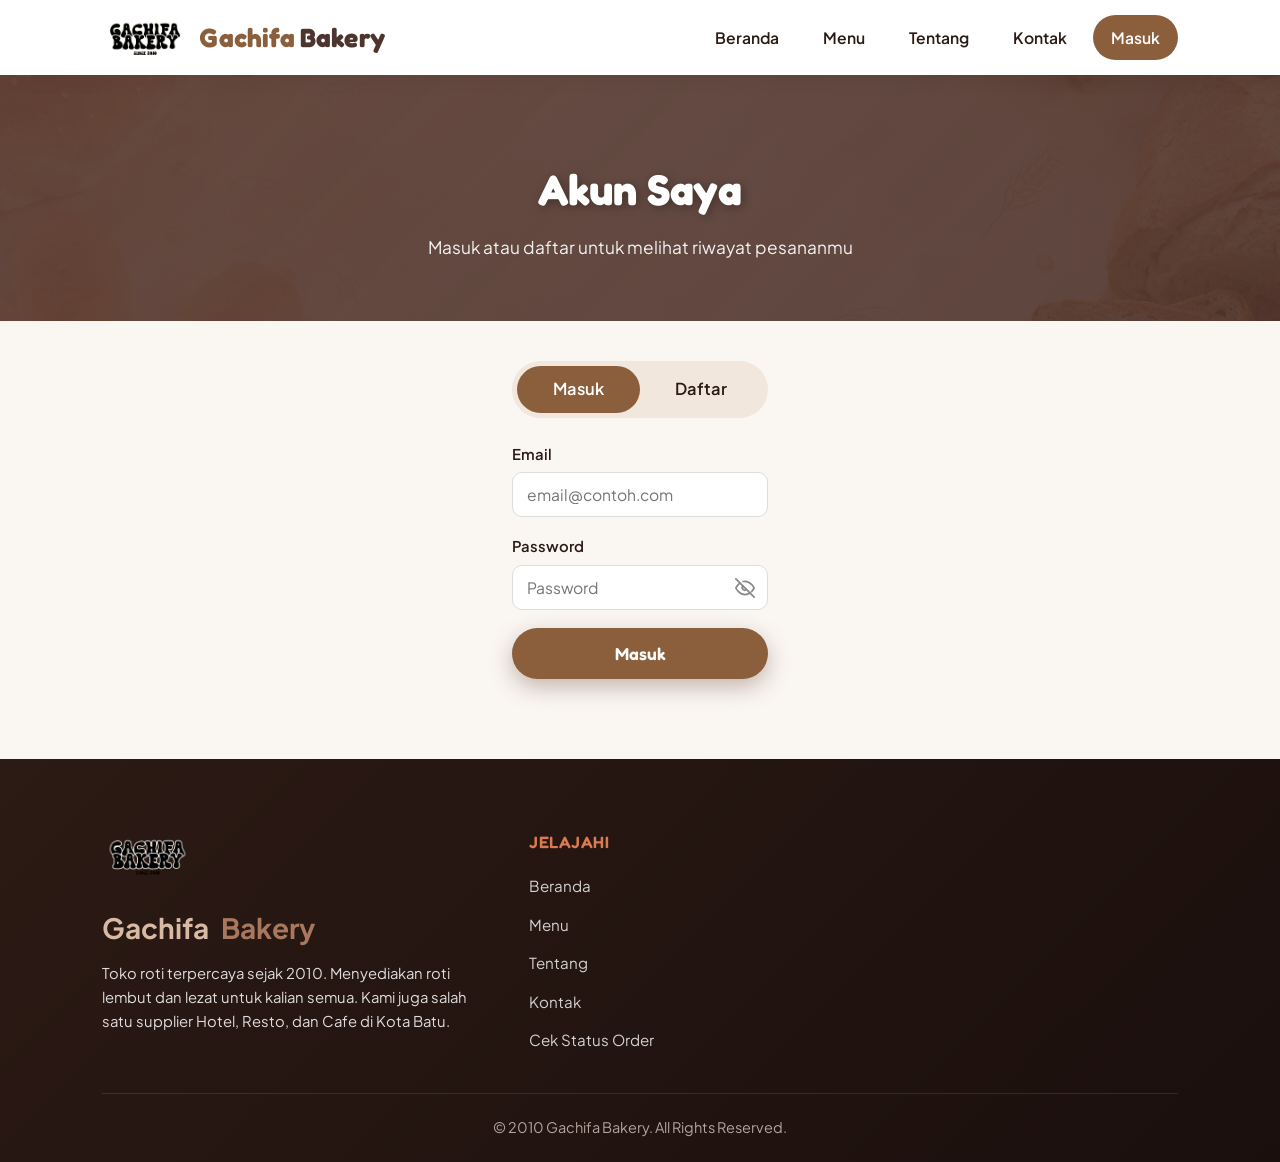
<file: profile.html>
<!DOCTYPE html>
<html lang="id">
<head>
    <meta charset="UTF-8">
    <meta name="viewport" content="width=device-width, initial-scale=1.0">
    <title>Gachifa Bakery | Profil</title>
    <link rel="icon" type="image/png" href="images/logo.png">
    <link rel="stylesheet" href="style.css?v=4">
    <link rel="stylesheet" href="https://cdnjs.cloudflare.com/ajax/libs/font-awesome/6.0.0/css/all.min.css">
    <style>
        .profile-section {
            padding: 40px 8% 80px;
            max-width: 700px;
            margin: 0 auto;
        }
        .profile-card {
            background: var(--white);
            border-radius: var(--radius-lg);
            box-shadow: var(--shadow-soft);
            padding: 30px;
            display: flex;
            align-items: center;
            gap: 20px;
            margin-bottom: 30px;
        }
        .profile-avatar {
            width: 60px;
            height: 60px;
            border-radius: 50%;
            background: var(--primary);
            color: white;
            display: flex;
            align-items: center;
            justify-content: center;
            font-size: 1.5rem;
            font-weight: 700;
            flex-shrink: 0;
        }
        .profile-info { flex: 1; min-width: 0; }
        .profile-info h2 { margin: 0 0 4px; color: var(--dark); overflow-wrap: break-word; word-break: break-word; }
        .profile-info p { margin: 0; color: #777; font-size: 0.9rem; overflow-wrap: break-word; word-break: break-word; }
        .profile-logout-btn {
            margin-left: auto;
            background: transparent;
            border: 1px solid #ddd;
            color: var(--dark);
            padding: 9px 16px;
            border-radius: 20px;
            cursor: pointer;
            font-size: 0.85rem;
            flex-shrink: 0;
            white-space: nowrap;
        }
        .profile-logout-btn:hover { background: #f5f5f5; }

        @media (max-width: 480px) {
            .profile-card {
                flex-wrap: wrap;
                padding: 20px;
            }
            .profile-logout-btn {
                margin-left: 0;
                width: 100%;
                justify-content: center;
                display: flex;
                align-items: center;
                gap: 6px;
            }
        }

        .order-card {
            background: var(--white);
            border-radius: var(--radius-md);
            box-shadow: var(--shadow-soft);
            padding: 20px;
            margin-bottom: 15px;
        }
        .order-card-header {
            display: flex;
            justify-content: space-between;
            align-items: center;
            margin-bottom: 10px;
            flex-wrap: wrap;
            gap: 8px;
        }
        .order-card-header .order-date { color: #777; font-size: 0.82rem; }
        .order-items { font-size: 0.9rem; color: #444; margin-bottom: 8px; }
        .order-items div { padding: 3px 0; }
        .order-total { font-weight: 700; color: var(--primary); text-align: right; }
        .badge-status {
            padding: 4px 10px;
            border-radius: 20px;
            font-size: 0.75rem;
            font-weight: 600;
            text-transform: capitalize;
        }
        .status-pending { background: #fdf3e0; color: #b8860b; }
        .status-diproses { background: #e0ecfd; color: #1a5fb4; }
        .status-dikirim { background: #ede0fd; color: #6a1ab4; }
        .status-selesai { background: #e0fde6; color: #1e7e42; }
    </style>
</head>
<body>

<nav>
    <div class="logo-container">
        <img src="images/logo.png" alt="Logo Gachifa" class="logo-img">
        <div class="brand-name">
            <span class="brand-orange">Gachifa</span>
            <span class="brand-coklat">Bakery</span>
        </div>
    </div>
    <button class="nav-hamburger" onclick="toggleMobileMenu()" aria-label="Buka menu">
        <i class="fas fa-bars"></i>
    </button>
    <div class="nav-overlay" id="navOverlay" onclick="closeMobileMenu()"></div>
    <ul class="nav-links" id="navLinks">
        <li class="nav-close-item">
            <span class="nav-panel-title">Menu</span>
            <button class="nav-close-btn" onclick="toggleMobileMenu()" aria-label="Tutup menu">&times;</button>
        </li>
        <li><a href="index.html" data-page="index"><i class="fas fa-house nav-icon"></i>Beranda</a></li>
        <li><a href="menu.html" data-page="menu"><i class="fas fa-bread-slice nav-icon"></i>Menu <span id="nav-cart-count" class="nav-cart-badge" style="display:none;">0</span></a></li>
        <li><a href="about.html" data-page="about"><i class="fas fa-circle-info nav-icon"></i>Tentang</a></li>
        <li><a href="contact.html" data-page="contact"><i class="fas fa-phone nav-icon"></i>Kontak</a></li>
        <li id="nav-account-item"><a href="account.html" data-page="account"><i class="fas fa-user nav-icon"></i><span id="nav-account-label">Masuk</span></a></li>
    </ul>
</nav>

<div class="page-banner">
    <h1>Profil Saya</h1>
    <p>Data akun dan riwayat pesanan kamu</p>
</div>

<section class="profile-section">
    <div class="profile-card">
        <div class="profile-avatar" id="profile-avatar">?</div>
        <div class="profile-info">
            <h2 id="profile-name">Memuat...</h2>
            <p id="profile-email"></p>
        </div>
        <button class="profile-logout-btn" onclick="handleLogout()"><i class="fas fa-right-from-bracket"></i> Keluar</button>
    </div>

    <div class="profile-card" style="display:block;">
        <h3 style="color:var(--dark); margin-top:0;">Data Pemesanan</h3>
        <p style="color:#777; font-size:0.85rem; margin-top:-8px;">Data ini otomatis dipakai saat checkout supaya tidak perlu isi ulang.</p>
        <form id="profile-form" onsubmit="saveProfile(event)">
            <div class="form-group">
                <label for="profile_phone">Nomor WhatsApp</label>
                <input type="tel" id="profile_phone" name="phone" placeholder="0812xxxxxxx">
            </div>
            <div class="form-group">
                <label for="profile_address">Alamat</label>
                <textarea id="profile_address" name="address" rows="2" placeholder="Alamat pengiriman"></textarea>
            </div>
            <p id="profile-form-status" class="contact-form-status" style="display:none;"></p>
            <button type="submit" class="btn" style="width:100%;">Simpan Data</button>
        </form>
    </div>

    <h3 style="color:var(--dark);">Riwayat Pesanan</h3>
    <div id="order-history">
        <p style="color:#999;">Memuat riwayat pesanan...</p>
    </div>
</section>

<footer>
    <div class="footer-container">
        <div class="footer-col-brand">
            <div class="footer-logo">
                <img src="images/logo.png" alt="Logo">
            </div>
            <h3><span class="brand-orange">Gachifa</span> <span class="brand-coklat">Bakery</span></h3>
            <p class="footer-desc">Toko roti terpercaya sejak 2010. Menyediakan roti lembut dan lezat untuk kalian semua.</p>
        </div>
        <div class="footer-col">
            <h4 class="footer-heading">Jelajahi</h4>
            <ul class="footer-links">
                <li><a href="index.html">Beranda</a></li>
                <li><a href="menu.html">Menu</a></li>
                <li><a href="about.html">Tentang</a></li>
                <li><a href="contact.html">Kontak</a></li>
                <li><a href="track-order.html">Cek Status Order</a></li>
            </ul>
        </div>
    </div>
    <div class="footer-bottom">
        <p>&copy; 2010 Gachifa Bakery. All Rights Reserved.</p>
    </div>
</footer>

<div id="toast" class="toast"></div>

<script src="script.js?v=6"></script>
<script>
    let token = getCustomerToken();

    // Fallback: kalau storage kosong (localStorage/sessionStorage diblokir saat
    // pindah halaman dari account.html), ambil token dari URL fragment (#t=...)
    // yang dikirim account.html, lalu coba simpan lagi ke storage untuk halaman
    // berikutnya. Fragment langsung dibersihkan dari address bar setelah dibaca.
    if (!token && window.location.hash.startsWith('#t=')) {
        token = decodeURIComponent(window.location.hash.slice(3));
        history.replaceState(null, '', window.location.pathname);
    }

    if (!token) {
        window.location.href = 'account.html';
    }

    function formatTanggal(iso) {
        try {
            return new Date(iso).toLocaleString('id-ID', { day: '2-digit', month: 'short', year: 'numeric', hour: '2-digit', minute: '2-digit' });
        } catch (e) {
            return iso;
        }
    }

    function handleLogout() {
        logoutCustomer();
        window.location.href = 'index.html';
    }

    async function loadProfile() {
        try {
            const res = await fetch(`${API_BASE_URL}/me`, {
                headers: { 'Authorization': `Bearer ${token}`, 'Accept': 'application/json' },
            });
            if (res.status === 401) {
                logoutCustomer();
                window.location.href = 'account.html';
                return;
            }
            const user = await res.json();
            document.getElementById('profile-name').textContent = user.name;
            document.getElementById('profile-email').textContent = user.email;
            document.getElementById('profile-avatar').textContent = user.name.charAt(0).toUpperCase();
            document.getElementById('profile_phone').value = user.phone || '';
            document.getElementById('profile_address').value = user.address || '';
            saveCustomerAuth(token, user);
        } catch (err) {
            showToast('Gagal memuat profil.', true);
        }
    }

    async function saveProfile(event) {
        event.preventDefault();
        const statusEl = document.getElementById('profile-form-status');
        statusEl.style.display = 'none';
        try {
            const res = await fetch(`${API_BASE_URL}/profile`, {
                method: 'PUT',
                headers: {
                    'Authorization': `Bearer ${token}`,
                    'Accept': 'application/json',
                    'Content-Type': 'application/json',
                },
                body: JSON.stringify({
                    name: document.getElementById('profile-name').textContent,
                    phone: document.getElementById('profile_phone').value,
                    address: document.getElementById('profile_address').value,
                }),
            });
            const user = await res.json();
            if (!res.ok) throw new Error(user.message || 'Gagal menyimpan data.');
            saveCustomerAuth(token, user);
            showToast('Data berhasil disimpan.');
        } catch (err) {
            statusEl.textContent = err.message;
            statusEl.className = 'contact-form-status contact-form-error';
            statusEl.style.display = 'block';
        }
    }

    async function loadOrderHistory() {
        const container = document.getElementById('order-history');
        try {
            const res = await fetch(`${API_BASE_URL}/my-orders`, {
                headers: { 'Authorization': `Bearer ${token}`, 'Accept': 'application/json' },
            });
            if (!res.ok) throw new Error('Gagal memuat riwayat pesanan.');
            const orders = await res.json();

            if (!orders.length) {
                container.innerHTML = '<p style="color:#999;">Belum ada pesanan yang tercatat di akun ini. Pastikan kamu login sebelum checkout supaya pesanan berikutnya tercatat di sini.</p>';
                return;
            }

            container.innerHTML = orders.map(order => {
                const items = order.items.map(it => `<div>${it.product ? it.product.name : '-'} x${it.qty} — Rp ${Number(it.subtotal).toLocaleString('id-ID')}</div>`).join('');
                return `
                    <div class="order-card">
                        <div class="order-card-header">
                            <span class="order-date">${formatTanggal(order.created_at)}</span>
                            <span class="badge-status status-${order.status}">${order.status}</span>
                        </div>
                        <div class="order-items">${items}</div>
                        <div class="order-total">Total: Rp ${Number(order.total_price).toLocaleString('id-ID')}</div>
                    </div>
                `;
            }).join('');
        } catch (err) {
            container.innerHTML = `<p style="color:#c0392b;">${err.message}</p>`;
        }
    }

    if (token) {
        loadProfile();
        loadOrderHistory();
    }
</script>
</body>
</html>
</file>
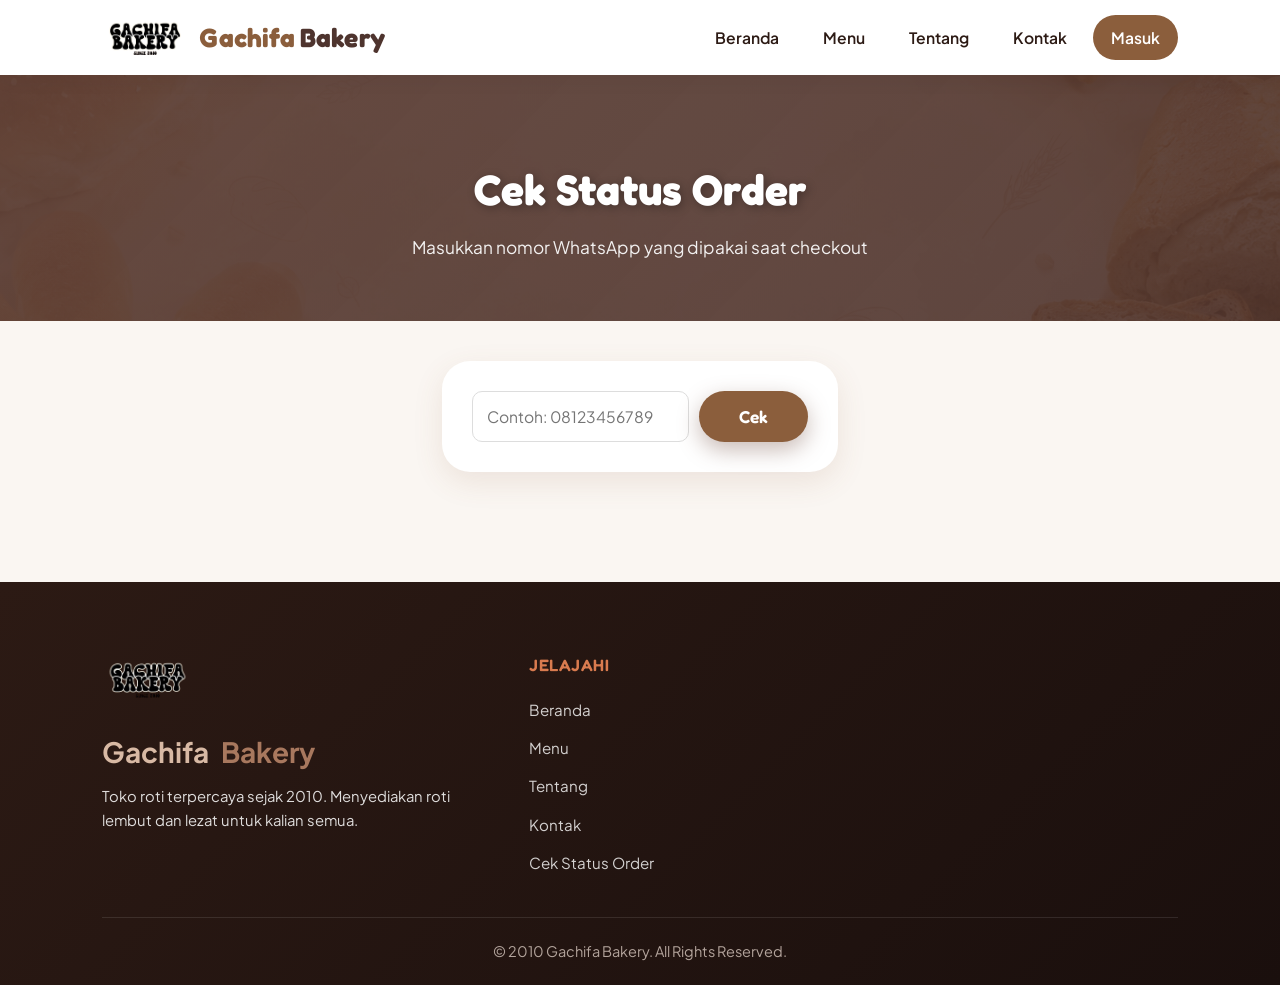
<file: track-order.html>
<!DOCTYPE html>
<html lang="id">
<head>
    <meta charset="UTF-8">
    <meta name="viewport" content="width=device-width, initial-scale=1.0">
    <title>Gachifa Bakery | Cek Status Order</title>
    <link rel="icon" type="image/png" href="images/logo.png">
    <link rel="stylesheet" href="style.css?v=4">
    <link rel="stylesheet" href="https://cdnjs.cloudflare.com/ajax/libs/font-awesome/6.0.0/css/all.min.css">
    <style>
        .track-section {
            padding: 40px 8% 80px;
            max-width: 600px;
            margin: 0 auto;
        }
        .track-form {
            background: var(--white);
            border-radius: var(--radius-lg);
            padding: 30px;
            box-shadow: var(--shadow-soft);
            display: flex;
            gap: 10px;
            margin-bottom: 30px;
            flex-wrap: wrap;
        }
        .track-form input {
            flex: 1;
            min-width: 200px;
            padding: 12px 14px;
            border: 1px solid #ddd;
            border-radius: 10px;
            font-size: 0.95rem;
        }
        .track-form input:focus { outline: none; border-color: var(--primary); }

        .order-card {
            background: var(--white);
            border-radius: var(--radius-md);
            box-shadow: var(--shadow-soft);
            padding: 20px;
            margin-bottom: 15px;
        }
        .order-card-header {
            display: flex;
            justify-content: space-between;
            align-items: center;
            margin-bottom: 10px;
            flex-wrap: wrap;
            gap: 8px;
        }
        .order-card-header .order-date { color: #777; font-size: 0.82rem; }
        .order-items { font-size: 0.9rem; color: #444; margin-bottom: 8px; }
        .order-items div { padding: 3px 0; }
        .order-total { font-weight: 700; color: var(--primary); text-align: right; }
        .badge-status {
            padding: 4px 10px;
            border-radius: 20px;
            font-size: 0.75rem;
            font-weight: 600;
            text-transform: capitalize;
        }
        .status-pending { background: #fdf3e0; color: #b8860b; }
        .status-diproses { background: #e0ecfd; color: #1a5fb4; }
        .status-dikirim { background: #ede0fd; color: #6a1ab4; }
        .status-selesai { background: #e0fde6; color: #1e7e42; }
    </style>
</head>
<body>

<nav>
    <div class="logo-container">
        <img src="images/logo.png" alt="Logo Gachifa" class="logo-img">
        <div class="brand-name">
            <span class="brand-orange">Gachifa</span>
            <span class="brand-coklat">Bakery</span>
        </div>
    </div>
    <button class="nav-hamburger" onclick="toggleMobileMenu()" aria-label="Buka menu">
        <i class="fas fa-bars"></i>
    </button>
    <div class="nav-overlay" id="navOverlay" onclick="closeMobileMenu()"></div>
    <ul class="nav-links" id="navLinks">
        <li class="nav-close-item">
            <span class="nav-panel-title">Menu</span>
            <button class="nav-close-btn" onclick="toggleMobileMenu()" aria-label="Tutup menu">&times;</button>
        </li>
        <li><a href="index.html" data-page="index"><i class="fas fa-house nav-icon"></i>Beranda</a></li>
        <li><a href="menu.html" data-page="menu"><i class="fas fa-bread-slice nav-icon"></i>Menu <span id="nav-cart-count" class="nav-cart-badge" style="display:none;">0</span></a></li>
        <li><a href="about.html" data-page="about"><i class="fas fa-circle-info nav-icon"></i>Tentang</a></li>
        <li><a href="contact.html" data-page="contact"><i class="fas fa-phone nav-icon"></i>Kontak</a></li>
        <li id="nav-account-item"><a href="account.html" data-page="account"><i class="fas fa-user nav-icon"></i><span id="nav-account-label">Masuk</span></a></li>
    </ul>
</nav>

<div class="page-banner">
    <h1>Cek Status Order</h1>
    <p>Masukkan nomor WhatsApp yang dipakai saat checkout</p>
</div>

<section class="track-section">
    <form class="track-form" id="track-form">
        <input type="tel" id="track-phone" placeholder="Contoh: 08123456789" required>
        <button type="submit" class="btn" id="track-btn">Cek</button>
    </form>

    <div id="track-result"></div>
</section>

<footer>
    <div class="footer-container">
        <div class="footer-col-brand">
            <div class="footer-logo">
                <img src="images/logo.png" alt="Logo">
            </div>
            <h3><span class="brand-orange">Gachifa</span> <span class="brand-coklat">Bakery</span></h3>
            <p class="footer-desc">Toko roti terpercaya sejak 2010. Menyediakan roti lembut dan lezat untuk kalian semua.</p>
        </div>
        <div class="footer-col">
            <h4 class="footer-heading">Jelajahi</h4>
            <ul class="footer-links">
                <li><a href="index.html">Beranda</a></li>
                <li><a href="menu.html">Menu</a></li>
                <li><a href="about.html">Tentang</a></li>
                <li><a href="contact.html">Kontak</a></li>
                <li><a href="track-order.html">Cek Status Order</a></li>
            </ul>
        </div>
    </div>
    <div class="footer-bottom">
        <p>&copy; 2010 Gachifa Bakery. All Rights Reserved.</p>
    </div>
</footer>

<div id="toast" class="toast"></div>

<script src="script.js?v=6"></script>
<script>
    function formatTanggal(iso) {
        try {
            return new Date(iso).toLocaleString('id-ID', { day: '2-digit', month: 'short', year: 'numeric', hour: '2-digit', minute: '2-digit' });
        } catch (e) {
            return iso;
        }
    }

    document.getElementById('track-form').addEventListener('submit', async (e) => {
        e.preventDefault();
        const btn = document.getElementById('track-btn');
        const resultEl = document.getElementById('track-result');
        const phone = document.getElementById('track-phone').value.trim();

        btn.disabled = true;
        btn.innerText = 'Mencari...';
        resultEl.innerHTML = '';

        try {
            const res = await fetch(`${API_BASE_URL}/track-order?phone=${encodeURIComponent(phone)}`);
            if (!res.ok) throw new Error('Gagal mengambil data order.');
            const orders = await res.json();

            if (!orders.length) {
                resultEl.innerHTML = '<p style="color:#999;">Tidak ditemukan order dengan nomor HP tersebut. Pastikan nomor sama persis dengan yang dipakai saat checkout.</p>';
                return;
            }

            resultEl.innerHTML = orders.map(order => {
                const items = order.items.map(it => `<div>${it.product ? it.product.name : '-'} x${it.qty} — Rp ${Number(it.subtotal).toLocaleString('id-ID')}</div>`).join('');
                return `
                    <div class="order-card">
                        <div class="order-card-header">
                            <span class="order-date">${formatTanggal(order.created_at)}</span>
                            <span class="badge-status status-${order.status}">${order.status}</span>
                        </div>
                        <div class="order-items">${items}</div>
                        <div class="order-total">Total: Rp ${Number(order.total_price).toLocaleString('id-ID')}</div>
                    </div>
                `;
            }).join('');
        } catch (err) {
            resultEl.innerHTML = `<p style="color:#c0392b;">${err.message}</p>`;
        } finally {
            btn.disabled = false;
            btn.innerText = 'Cek';
        }
    });
</script>
</body>
</html>
</file>
<file: style.css>
@import url('https://fonts.googleapis.com/css2?family=Fredoka:wght@500;600;700&family=Plus+Jakarta+Sans:wght@400;500;600;700;800&display=swap');

* {
    margin: 0;
    padding: 0;
    box-sizing: border-box;
    font-family: 'Plus Jakarta Sans', sans-serif;
}

a, button, input, textarea, select, [onclick] {
    touch-action: manipulation;
}

:root {
    --primary: #8B5E3C;
    --secondary: #6B4226;
    --accent: #4E342E;
    --cream: #FAF6F2;
    --cream-2: #F3EAE0;
    --white: #ffffff;
    --dark: #2C1A14;
    --kuning: #D97B4F;
    --kuningMuda: #F3D9C4;
    --shadow-soft: 0 10px 30px rgba(139, 94, 60, 0.12);
    --shadow-lift: 0 20px 40px rgba(139, 94, 60, 0.22);
    --radius-lg: 28px;
    --radius-md: 18px;
}

html {
    scroll-behavior: smooth;
    /* Ukuran font dasar menyesuaikan lebar layar secara halus:
       - HP kecil (~320px)  -> sekitar 14px
       - HP besar/tablet    -> naik bertahap
       - Desktop (~1440px+) -> maksimal 17px
       Karena semua font-size di file ini pakai rem, seluruh teks
       di web (judul, paragraf, badge, tombol, dst) ikut menyesuaikan
       otomatis tanpa perlu diubah satu-satu. */
    font-size: clamp(14px, 12px + 0.35vw, 17px);
}

body {
    background-color: var(--cream);
    color: var(--dark);
    line-height: 1.6;
    overflow-x: hidden;
}

h1, h2, h3, h4, .brand-name span, .btn, .logo-container, footer h3 {
    font-family: 'Fredoka', sans-serif;
}

/* ===== REVEAL ON SCROLL ===== */
.reveal {
    opacity: 0;
    transform: translateY(28px);
    transition: opacity 0.7s cubic-bezier(0.22, 1, 0.36, 1), transform 0.7s cubic-bezier(0.22, 1, 0.36, 1);
}

.reveal.revealed {
    opacity: 1;
    transform: translateY(0);
}

.reveal-stagger.revealed .reveal-child {
    opacity: 1;
    transform: translateY(0);
}

.reveal-child {
    opacity: 0;
    transform: translateY(24px);
    transition: opacity 0.6s ease, transform 0.6s ease;
}

.reveal-stagger.revealed .reveal-child:nth-child(1) { transition-delay: 0.05s; }
.reveal-stagger.revealed .reveal-child:nth-child(2) { transition-delay: 0.15s; }
.reveal-stagger.revealed .reveal-child:nth-child(3) { transition-delay: 0.25s; }
.reveal-stagger.revealed .reveal-child:nth-child(4) { transition-delay: 0.35s; }

@media (prefers-reduced-motion: reduce) {
    .reveal, .reveal-child {
        opacity: 1 !important;
        transform: none !important;
        transition: none !important;
    }
    .floaty { animation: none !important; }
    .marquee-track { animation: none !important; }
}

/* ===== NAV ===== */
nav {
    display: flex;
    justify-content: space-between;
    align-items: center;
    padding: 0.7rem 8%;
    background-color: var(--white);
    box-shadow: 0 2px 20px rgba(44, 26, 20, 0.07);
    position: sticky;
    top: 0;
    z-index: 1000;
}

.logo-container {
    display: flex;
    align-items: center;
    gap: 12px;
}

.logo-img {
    height: 52px;
    width: auto;
}

.brand-name {
    display: flex;
    align-items: center;
}

.brand-name span {
    font-weight: 700;
    font-size: 1.6rem;
    letter-spacing: 0.2px;
}

.brand-orange {
    color: var(--primary);
    margin-right: 5px;
}

.brand-coklat {
    color: var(--accent);
}

.nav-links {
    list-style: none;
    display: flex;
    align-items: center;
    gap: 8px;
}

.nav-links a {
    text-decoration: none;
    color: var(--dark);
    font-weight: 600;
    font-size: 0.95rem;
    transition: 0.3s;
    position: relative;
    padding: 10px 18px;
    display: inline-block;
    border-radius: 50px;
}

.nav-links a:hover {
    color: var(--primary);
    background: var(--cream-2);
}

.nav-links a.active {
    color: var(--white);
    background: var(--primary);
}

.nav-links a.active .nav-cart-badge {
    display: none !important;
}

/* ===== MARQUEE ===== */
.marquee {
    background: var(--dark);
    overflow: hidden;
    white-space: nowrap;
    position: relative;
    padding: 10px 0;
}

.marquee-track {
    display: inline-flex;
    animation: marquee-scroll 22s linear infinite;
}

.marquee-track span {
    color: var(--cream);
    font-family: 'Fredoka', sans-serif;
    font-weight: 600;
    font-size: 0.85rem;
    letter-spacing: 1px;
    text-transform: uppercase;
    padding: 0 24px;
    display: inline-flex;
    align-items: center;
    gap: 10px;
    white-space: nowrap;
}

.marquee-track span i {
    color: var(--kuning);
    font-size: 0.7rem;
}

@keyframes marquee-scroll {
    0% { transform: translateX(0); }
    100% { transform: translateX(-50%); }
}

/* ===== HEADER / HERO ===== */
header {
    position: relative;
    background: linear-gradient(135deg, rgba(93, 64, 55, 0.92), rgba(78, 52, 46, 0.88)),
                url('images/background.png');
    background-size: cover;
    background-position: center;
    min-height: 88vh;
    display: flex;
    align-items: center;
    justify-content: center;
    text-align: center;
    color: var(--white);
    overflow: hidden;
    padding: 40px 8%;
}

.floaty-shapes {
    position: absolute;
    inset: 0;
    pointer-events: none;
    z-index: 1;
}

.floaty-shapes span {
    position: absolute;
    font-size: 2.6rem;
    opacity: 0.35;
    filter: drop-shadow(0 6px 14px rgba(0,0,0,0.2));
}

.floaty {
    animation: floaty-move 6s ease-in-out infinite;
}

.floaty-slow {
    animation-duration: 9s;
}

.floaty-reverse {
    animation-direction: alternate-reverse;
}

@keyframes floaty-move {
    0%   { transform: translateY(0) rotate(0deg); }
    50%  { transform: translateY(-22px) rotate(8deg); }
    100% { transform: translateY(0) rotate(0deg); }
}

.hero-content {
    position: relative;
    z-index: 2;
}

.hero-content h1 {
    font-weight: 700;
    font-size: 3.6rem;
    line-height: 1.15;
    margin-bottom: 18px;
    text-shadow: 2px 2px 14px rgba(0,0,0,0.28);
}

.hero-content p {
    font-size: 1.25rem;
    margin-bottom: 32px;
    opacity: 0.92;
}

.hero-buttons {
    display: flex;
    gap: 15px;
    justify-content: center;
    margin-bottom: 44px;
}

.btn {
    display: inline-block;
    background-color: var(--primary);
    color: var(--white);
    padding: 15px 40px;
    text-decoration: none;
    border-radius: 50px;
    font-weight: 600;
    font-size: 1.05rem;
    transition: 0.3s;
    box-shadow: 0 8px 22px rgba(121, 85, 72, 0.4);
    cursor: pointer;
    border: none;
}

.btn:hover {
    background-color: var(--accent);
    transform: translateY(-4px);
}

.btn:active {
    transform: scale(0.95);
    background-color: var(--secondary);
}

.btn-outline {
    background-color: transparent;
    border: 2px solid var(--white);
    color: var(--white);
    padding: 13px 38px;
}

.btn-outline:hover {
    background-color: var(--white);
    color: var(--primary);
}

.hero-stats {
    display: flex;
    gap: 16px;
    justify-content: center;
    margin-top: 40px;
    flex-wrap: wrap;
}

.stat-item {
    text-align: center;
    background: rgba(255,255,255,0.12);
    backdrop-filter: blur(6px);
    border: 1px solid rgba(255,255,255,0.25);
    border-radius: var(--radius-md);
    padding: 16px 28px;
}

.stat-number {
    display: block;
    font-family: 'Fredoka', sans-serif;
    font-size: 2.2rem;
    font-weight: 700;
    color: var(--kuning);
}

.stat-label {
    font-size: 0.85rem;
    opacity: 0.9;
}

/* ===== PAGE BANNER (inner pages) ===== */
.page-banner {
    position: relative;
    background: linear-gradient(135deg, rgba(93, 64, 55, 0.95), rgba(78, 52, 46, 0.9)),
                url('images/background.png');
    background-size: cover;
    background-position: center;
    color: var(--white);
    text-align: center;
    padding: 80px 8% 60px;
    overflow: hidden;
}

.page-banner h1 {
    font-weight: 700;
    font-size: 2.6rem;
    margin-bottom: 10px;
    text-shadow: 2px 2px 10px rgba(0,0,0,0.3);
    position: relative;
    z-index: 2;
}

.page-banner p {
    font-size: 1.05rem;
    opacity: 0.92;
    position: relative;
    z-index: 2;
}

/* ===== FEATURES ===== */
.features {
    background-color: var(--white);
    padding: 60px 8%;
    display: flex;
    justify-content: center;
    gap: 40px;
    flex-wrap: wrap;
    text-align: center;
}

.feature-item {
    flex: 1;
    min-width: 220px;
    max-width: 300px;
    background: var(--cream);
    border-radius: var(--radius-md);
    padding: 30px 22px;
    transition: 0.35s;
}

.feature-item:hover {
    transform: translateY(-8px);
    box-shadow: var(--shadow-soft);
}

.feature-item span {
    font-size: 2.6rem;
    display: block;
    margin-bottom: 12px;
}

.feature-item h4 {
    color: var(--primary);
    margin-bottom: 8px;
    font-weight: 600;
}

/* ===== MENU SECTION ===== */
.menu-section {
    padding: 80px 8%;
    text-align: center;
    background-color: var(--cream);
}

.section-title {
    font-weight: 700;
    font-size: 2.4rem;
    margin-bottom: 15px;
    color: var(--primary);
    position: relative;
    display: inline-block;
}

.section-title::after {
    content: '';
    display: block;
    width: 60px;
    height: 4px;
    background: var(--kuning);
    border-radius: 2px;
    margin: 14px auto 0;
}

.section-desc {
    color: #6b6b6b;
    margin-bottom: 40px;
}

.product-grid {
    display: grid;
    grid-template-columns: repeat(auto-fill, minmax(280px, 1fr));
    gap: 36px;
    max-width: 1200px;
    margin: 0 auto;
}

.nav-hamburger {
    display: none !important;
}

.nav-icon {
    display: none !important;
}

.nav-overlay {
    display: none !important;
}

.nav-close-item {
    display: none !important;
}

.menu-header-row {
    position: relative;
    max-width: 1200px;
    margin: 0 auto;
    text-align: center;
}

.menu-header-row .section-title {
    margin-bottom: 15px;
}

.riwayat-trigger {
    position: absolute;
    right: 0;
    top: 0;
    background: var(--white);
    border: 1.5px solid var(--primary);
    color: var(--primary);
    padding: 10px 22px;
    border-radius: 50px;
    font-weight: 600;
    font-size: 0.9rem;
    cursor: pointer;
    transition: 0.3s;
    display: inline-flex;
    align-items: center;
    gap: 8px;
}

.riwayat-trigger:hover {
    background: var(--primary);
    color: var(--white);
}

.riwayat-badge {
    position: absolute;
    top: -6px;
    right: -6px;
    background: var(--kuning);
    color: var(--white);
    font-size: 0.7rem;
    font-weight: 700;
    min-width: 20px;
    height: 20px;
    border-radius: 50%;
    display: flex;
    align-items: center;
    justify-content: center;
    padding: 0 4px;
    line-height: 1;
    box-shadow: 0 2px 6px rgba(0,0,0,0.15);
}

.checkout-modal-overlay {
    display: none;
    position: fixed;
    inset: 0;
    background: rgba(44, 26, 20, 0.6);
    z-index: 2000;
    align-items: center;
    justify-content: center;
    padding: 20px;
}

.checkout-modal-overlay.checkout-modal-show {
    display: flex;
}

.checkout-modal-box {
    background: var(--white);
    border-radius: var(--radius-lg);
    padding: 30px;
    max-width: 420px;
    width: 100%;
    max-height: 85vh;
    overflow-y: auto;
    text-align: left;
    box-shadow: 0 20px 50px rgba(0,0,0,0.3);
}

.riwayat-modal-overlay {
    display: none;
    position: fixed;
    inset: 0;
    background: rgba(44, 26, 20, 0.6);
    z-index: 2000;
    align-items: center;
    justify-content: center;
    padding: 20px;
}

.riwayat-modal-overlay.riwayat-modal-show {
    display: flex;
}

.riwayat-modal-box {
    background: var(--white);
    border-radius: var(--radius-lg);
    padding: 30px;
    max-width: 420px;
    width: 100%;
    max-height: 80vh;
    overflow-y: auto;
    text-align: left;
    box-shadow: 0 20px 50px rgba(0,0,0,0.3);
}

.riwayat-modal-header {
    display: flex;
    justify-content: space-between;
    align-items: center;
    margin-bottom: 18px;
}

.riwayat-modal-header h3 {
    color: var(--primary);
    font-size: 1.15rem;
    font-weight: 600;
    display: flex;
    align-items: center;
    gap: 8px;
}

.riwayat-modal-close {
    background: none;
    border: none;
    font-size: 1.6rem;
    line-height: 1;
    color: #888;
    cursor: pointer;
    padding: 0;
    width: 40px;
    height: 40px;
    display: flex;
    align-items: center;
    justify-content: center;
    flex-shrink: 0;
    border-radius: 50%;
}

.riwayat-modal-close:hover {
    color: var(--primary);
}

/* ===== CONFIRM MODAL (pengganti confirm() bawaan browser) ===== */
.confirm-modal-overlay {
    display: none;
    position: fixed;
    inset: 0;
    background: rgba(44, 26, 20, 0.6);
    z-index: 2100;
    align-items: center;
    justify-content: center;
    padding: 20px;
}

.confirm-modal-overlay.confirm-modal-show {
    display: flex;
}

.confirm-modal-box {
    background: var(--white);
    border-radius: var(--radius-lg);
    padding: 32px 28px 28px;
    max-width: 360px;
    width: 100%;
    text-align: center;
    box-shadow: 0 20px 50px rgba(0,0,0,0.3);
    animation: confirmModalPop 0.2s ease;
}

@keyframes confirmModalPop {
    from { transform: scale(0.9); opacity: 0; }
    to { transform: scale(1); opacity: 1; }
}

.confirm-modal-icon {
    width: 56px;
    height: 56px;
    margin: 0 auto 16px;
    border-radius: 50%;
    background: rgba(200, 90, 60, 0.12);
    color: var(--secondary);
    font-size: 1.4rem;
    display: flex;
    align-items: center;
    justify-content: center;
}

.confirm-modal-box h3 {
    color: var(--primary);
    font-size: 1.15rem;
    font-weight: 600;
    margin-bottom: 8px;
}

.confirm-modal-box p {
    color: #777;
    font-size: 0.92rem;
    line-height: 1.5;
    margin-bottom: 22px;
}

.confirm-modal-actions {
    display: flex;
    gap: 10px;
}

.btn-confirm-cancel,
.btn-confirm-ok {
    flex: 1;
    padding: 11px 0;
    border-radius: 50px;
    font-weight: 600;
    font-size: 0.92rem;
    cursor: pointer;
    transition: 0.3s;
    border: none;
}

.btn-confirm-cancel {
    background: var(--cream);
    color: var(--primary);
}

.btn-confirm-cancel:hover {
    background: #e5dbc9;
}

.btn-confirm-ok {
    background: var(--secondary);
    color: white;
}

.btn-confirm-ok:hover {
    background: var(--primary);
}

.btn-confirm-cancel:active,
.btn-confirm-ok:active {
    transform: scale(0.96);
}

@media (max-width: 380px) {
    .confirm-modal-box {
        padding: 26px 20px 22px;
    }

    .confirm-modal-icon {
        width: 48px;
        height: 48px;
        font-size: 1.2rem;
        margin-bottom: 12px;
    }

    .confirm-modal-box h3 {
        font-size: 1.05rem;
    }

    .confirm-modal-box p {
        font-size: 0.87rem;
        margin-bottom: 18px;
    }

    .confirm-modal-actions {
        flex-direction: column-reverse;
        gap: 8px;
    }

    .btn-confirm-cancel,
    .btn-confirm-ok {
        padding: 12px 0;
    }
}

.riwayat-empty {
    color: #888;
    font-size: 0.9rem;
    text-align: center;
    padding: 20px 0;
}

.riwayat-item {
    background: var(--cream);
    border-radius: 12px;
    padding: 12px 14px;
    margin-bottom: 12px;
}

.riwayat-tanggal {
    font-size: 0.75rem;
    color: #888;
    margin-bottom: 4px;
}

.riwayat-produk {
    font-size: 0.85rem;
    color: var(--dark);
    margin-bottom: 6px;
    line-height: 1.4;
}

.riwayat-total {
    font-size: 0.9rem;
    font-weight: 700;
    color: var(--primary);
    text-align: right;
}

.btn-riwayat-clear {
    width: 100%;
    margin-top: 10px;
    background: transparent;
    border: 1.5px solid var(--secondary);
    color: var(--secondary);
    padding: 10px;
    border-radius: 50px;
    font-weight: 600;
    font-size: 0.85rem;
    cursor: pointer;
    transition: 0.3s;
}

.btn-riwayat-clear:hover {
    background: var(--secondary);
    color: var(--white);
}

/* ===== CARDS ===== */
.card {
    background: var(--white);
    border-radius: var(--radius-lg);
    overflow: hidden;
    box-shadow: var(--shadow-soft);
    transition: 0.4s cubic-bezier(0.22, 1, 0.36, 1);
    position: relative;
    display: flex;
    flex-direction: column;
    height: 100%;
}

.card:hover {
    transform: translateY(-12px) rotate(-0.5deg);
    box-shadow: var(--shadow-lift);
}

.card img {
    width: 100%;
    height: 220px;
    object-fit: cover;
}

.card-body {
    padding: 25px;
    display: flex;
    flex-direction: column;
    flex: 1;
}

.card-body h3 {
    font-weight: 600;
    font-size: 1.45rem;
    color: var(--dark);
    margin-bottom: 10px;
    min-height: 2.2em;
    line-height: 1.1;
}

.card-body p {
    color: #6b6b6b;
    font-size: 0.95rem;
    line-height: 1.45;
    min-height: 2.75em;
    margin-bottom: 10px;
}

.min-order-wrap {
    display: flex;
    align-items: center;
    justify-content: center;
    min-height: 3.4em;
    margin-bottom: 12px;
}

.min-order {
    color: var(--accent);
    font-size: 0.85rem;
    font-weight: 700;
    margin: 0;
    background-color: var(--kuningMuda);
    padding: 7px 16px;
    border-radius: 50px;
    display: inline-flex;
    align-items: center;
    justify-content: center;
    gap: 6px;
    text-align: center;
    line-height: 1.3;
}

.min-order-empty {
    visibility: hidden;
}

.price {
    font-family: 'Fredoka', sans-serif;
    font-size: 1.5rem;
    font-weight: 700;
    color: var(--primary);
    margin-bottom: 20px;
}

.btn-buy {
    background: linear-gradient(135deg, var(--primary), var(--secondary));
    color: var(--white);
    border: none;
    padding: 12px 30px;
    border-radius: 50px;
    font-weight: 600;
    cursor: pointer;
    width: 100%;
    transition: 0.3s;
    font-size: 1rem;
    margin-top: auto;
}

.btn-buy:hover {
    background: linear-gradient(135deg, var(--secondary), var(--primary));
    box-shadow: 0 5px 15px rgba(121, 85, 72, 0.4);
    transform: translateY(-2px);
}

.btn-buy:active {
    transform: scale(0.95);
}

.badge {
    position: absolute;
    top: 15px;
    right: 15px;
    background-color: var(--kuning);
    color: var(--white);
    padding: 6px 16px;
    border-radius: 20px;
    font-size: 0.75rem;
    font-weight: 700;
    letter-spacing: 0.3px;
    z-index: 10;
    box-shadow: 0 4px 10px rgba(217, 123, 79, 0.4);
    display: inline-flex;
    align-items: center;
    justify-content: center;
    text-align: center;
    white-space: nowrap;
    line-height: 1.2;
}

.badge-new {
    background-color: var(--secondary);
}

/* ===== ABOUT ===== */
.about-section {
    padding: 80px 8%;
    text-align: center;
    background-color: var(--cream);
}

.about-section .section-title {
    font-size: 2.4rem;
    margin-bottom: 20px;
    color: var(--primary);
}

.about-content {
    max-width: 800px;
    margin: 0 auto;
    background-color: var(--white);
    padding: 40px;
    border-radius: var(--radius-lg);
    box-shadow: var(--shadow-soft);
    text-align: left;
    position: relative;
}

.about-content::before {
    content: '\201C';
    font-family: 'Fredoka', sans-serif;
    position: absolute;
    top: -6px;
    left: 24px;
    font-size: 5rem;
    color: var(--kuningMuda);
    line-height: 1;
}

.about-content p {
    color: #444;
    font-size: 1.08rem;
    line-height: 1.85;
}

.about-stats {
    max-width: 900px;
    margin: 50px auto 0;
    display: grid;
    grid-template-columns: repeat(auto-fit, minmax(160px, 1fr));
    gap: 20px;
}

.about-stat-card {
    background: var(--white);
    border-radius: var(--radius-md);
    padding: 26px 16px;
    box-shadow: var(--shadow-soft);
    transition: 0.35s;
}

.about-stat-card:hover {
    transform: translateY(-8px);
}

.about-stat-card .num {
    font-family: 'Fredoka', sans-serif;
    font-weight: 700;
    font-size: 2rem;
    color: var(--primary);
    display: block;
}

.about-stat-card .label {
    color: #6b6b6b;
    font-size: 0.85rem;
    margin-top: 4px;
    display: block;
}

/* ===== FOOTER ===== */
footer {
    background: linear-gradient(135deg, var(--dark), #1a0f0d);
    color: var(--white);
    padding: 70px 8% 0;
    position: relative;
}

.footer-container {
    max-width: 1100px;
    margin: 0 auto;
    display: grid;
    grid-template-columns: 1.4fr 1fr 1.2fr;
    gap: 40px;
    text-align: left;
    padding-bottom: 40px;
}

.footer-col-brand {
    display: flex;
    flex-direction: column;
}

.footer-logo img {
    height: 55px;
    margin-bottom: 15px;
}

footer h3 {
    font-size: 1.7rem;
    font-weight: 700;
    margin-bottom: 10px;
}

footer h3 .brand-orange {
    color: #d8b9a4;
}

footer h3 .brand-coklat {
    color: #a8785e;
}

.footer-desc {
    opacity: 0.85;
    margin-bottom: 20px;
    line-height: 1.6;
    font-size: 0.9rem;
}

.footer-heading {
    font-family: 'Fredoka', sans-serif;
    font-weight: 600;
    font-size: 1rem;
    margin-bottom: 18px;
    color: var(--kuning);
    text-transform: uppercase;
    letter-spacing: 0.5px;
}

.footer-links {
    list-style: none;
    display: flex;
    flex-direction: column;
    gap: 12px;
}

.footer-links a {
    color: rgba(255,255,255,0.8);
    text-decoration: none;
    font-size: 0.92rem;
    transition: 0.25s;
}

.footer-links a:hover {
    color: var(--kuning);
    padding-left: 4px;
}

.contact-info {
    display: flex;
    flex-direction: column;
    gap: 12px;
}

.contact-info p {
    font-size: 0.9rem;
    opacity: 0.9;
    display: flex;
    align-items: flex-start;
    gap: 8px;
}

.contact-info i {
    color: var(--kuning);
    margin-top: 3px;
}

.social-links {
    margin-top: 18px;
    display: flex;
    gap: 10px;
}

.social-links a {
    display: inline-flex;
    align-items: center;
    justify-content: center;
    width: 42px;
    height: 42px;
    background-color: rgba(255,255,255,0.1);
    color: var(--white);
    border-radius: 50%;
    transition: 0.3s;
    text-decoration: none;
}

.social-links a:hover {
    background-color: var(--kuning);
    transform: translateY(-5px);
}

.social-links a:active {
    transform: scale(0.9);
}

.footer-bottom {
    padding: 22px 0;
    border-top: 1px solid rgba(255,255,255,0.1);
    font-size: 0.88rem;
    color: #b3a49c;
    text-align: center;
}

/* ===== CTA SECTION ===== */
.cta-section {
    background-color: var(--white);
    text-align: center;
    padding: 70px 8%;
}

.cta-section h2 {
    color: var(--primary);
    font-weight: 700;
    font-size: 2rem;
    margin-bottom: 10px;
}

.cta-section p {
    color: #6b6b6b;
    margin-bottom: 25px;
}

/* ===== CONTACT PAGE ===== */
.contact-section {
    padding: 80px 8%;
    display: grid;
    grid-template-columns: repeat(auto-fit, minmax(220px, 1fr));
    gap: 30px;
    max-width: 1100px;
    margin: 0 auto;
}

.contact-card {
    background: var(--white);
    border-radius: var(--radius-lg);
    padding: 35px 20px;
    text-align: center;
    box-shadow: var(--shadow-soft);
    transition: 0.35s;
}

.contact-card:hover {
    transform: translateY(-10px);
    box-shadow: var(--shadow-lift);
}

.contact-card i {
    font-size: 2.1rem;
    color: var(--primary);
    margin-bottom: 15px;
}

.contact-card h4 {
    color: var(--dark);
    margin-bottom: 10px;
    font-weight: 600;
}

.contact-card p {
    color: #6b6b6b;
    font-size: 0.95rem;
}

.contact-card-link {
    display: block;
    text-decoration: none;
    cursor: pointer;
}

.contact-card-cta {
    display: inline-block;
    margin-top: 12px;
    color: var(--primary);
    font-size: 0.85rem;
    font-weight: 600;
}

.contact-form-section {
    padding: 40px 8% 80px;
    max-width: 600px;
    margin: 0 auto;
    text-align: center;
}

.contact-form {
    background: var(--white);
    border-radius: var(--radius-lg);
    padding: 35px 30px;
    box-shadow: var(--shadow-soft);
    text-align: left;
    margin-top: 25px;
}

.form-group {
    margin-bottom: 18px;
}

.form-group label {
    display: block;
    margin-bottom: 6px;
    font-weight: 600;
    color: var(--dark);
    font-size: 0.9rem;
}

.form-group input,
.form-group textarea {
    width: 100%;
    padding: 12px 14px;
    border: 1px solid #ddd;
    border-radius: 10px;
    font-size: 0.95rem;
    font-family: inherit;
    resize: vertical;
    transition: 0.25s;
}

.form-group input:focus,
.form-group textarea:focus {
    outline: none;
    border-color: var(--primary);
}

.password-wrapper {
    display: flex;
    align-items: center;
    border: 1px solid #ddd;
    border-radius: 10px;
    background: #fff;
    transition: 0.25s;
}

.password-wrapper:focus-within {
    border-color: var(--primary);
}

.password-wrapper input {
    flex: 1;
    min-width: 0;
    border: none;
    background: transparent;
    padding: 12px 8px 12px 14px;
}

.password-wrapper input:focus {
    outline: none;
}

.toggle-password {
    flex-shrink: 0;
    display: flex;
    align-items: center;
    justify-content: center;
    background: none;
    border: none;
    cursor: pointer;
    color: #888;
    padding: 0 12px;
}

.toggle-password:hover {
    color: var(--primary);
}

.contact-form-status {
    margin-top: 15px;
    padding: 12px 14px;
    border-radius: 10px;
    font-size: 0.9rem;
}

.contact-form-success {
    background: #e6f7ec;
    color: #1e7e42;
}

.contact-form-error {
    background: #fdecea;
    color: #c0392b;
}

.contact-card-cta i {
    font-size: 0.75rem;
    margin-left: 4px;
    color: var(--primary);
}

.social-section {
    text-align: center;
    padding: 0 8% 80px;
}

.social-section .social-links {
    justify-content: center;
}

.social-section .social-links a {
    background-color: var(--cream);
    color: var(--primary);
    border: 1.5px solid var(--primary);
    width: 45px;
    height: 45px;
}

.social-section .social-links a:hover {
    background-color: var(--primary);
    color: var(--white);
    border-color: var(--primary);
}

/* ===== MENU TOOLBAR ===== */
.menu-toolbar {
    max-width: 1200px;
    margin: 0 auto 40px;
    display: flex;
    flex-wrap: wrap;
    justify-content: center;
    align-items: center;
    gap: 15px;
}

.search-box {
    position: relative;
    flex: 1;
    min-width: 220px;
    max-width: 320px;
}

.search-box i {
    position: absolute;
    left: 16px;
    top: 50%;
    transform: translateY(-50%);
    color: #999;
    font-size: 0.9rem;
}

.search-box input {
    width: 100%;
    padding: 12px 40px 12px 40px;
    border-radius: 50px;
    border: 1.5px solid #e6dcd3;
    font-family: inherit;
    font-size: 0.9rem;
    outline: none;
    transition: 0.3s;
    background: var(--white);
    color: var(--dark);
}

.search-box input:focus {
    border-color: var(--primary);
    box-shadow: 0 0 0 3px rgba(139, 94, 60, 0.15);
}

.search-clear-btn {
    position: absolute;
    right: 4px;
    top: 50%;
    transform: translateY(-50%);
    background: #e6dcd3;
    border: none;
    color: var(--dark);
    width: 36px;
    height: 36px;
    border-radius: 50%;
    cursor: pointer;
    padding: 0;
    transition: 0.2s;
    font-size: 0;
}

.search-clear-btn::before,
.search-clear-btn::after {
    content: "";
    position: absolute;
    width: 12px;
    height: 2px;
    background: var(--dark);
    border-radius: 2px;
    top: 50%;
    left: 50%;
}

.search-clear-btn::before {
    transform: translate(-50%, -50%) rotate(45deg);
}

.search-clear-btn::after {
    transform: translate(-50%, -50%) rotate(-45deg);
}

.search-clear-btn:hover {
    background: var(--primary);
    color: var(--white);
}

.category-select-btn {
    display: flex;
    align-items: center;
    gap: 10px;
    background: var(--white);
    border: 1.5px solid #e6dcd3;
    color: var(--dark);
    padding: 10px 18px;
    min-height: 44px;
    border-radius: 50px;
    font-family: inherit;
    font-weight: 600;
    font-size: 0.9rem;
    cursor: pointer;
    transition: 0.3s;
    white-space: nowrap;
}

.category-select-btn:hover {
    border-color: var(--primary);
    color: var(--primary);
}

.category-select-btn i:first-child {
    color: var(--primary);
}

.category-select-btn i.fa-chevron-down {
    font-size: 0.75rem;
    color: #aaa;
}

.kategori-modal-overlay {
    display: none;
    position: fixed;
    inset: 0;
    background: rgba(44, 26, 20, 0.6);
    z-index: 2000;
    align-items: center;
    justify-content: center;
    padding: 20px;
}

.kategori-modal-overlay.kategori-modal-show {
    display: flex;
}

.kategori-modal-box {
    background: var(--white);
    border-radius: var(--radius-lg);
    padding: 30px;
    max-width: 380px;
    width: 100%;
    max-height: 75vh;
    overflow-y: auto;
    text-align: left;
    box-shadow: 0 20px 50px rgba(0,0,0,0.3);
}

.kategori-modal-list {
    display: flex;
    flex-direction: column;
    gap: 8px;
}

.kategori-modal-item {
    display: flex;
    align-items: center;
    justify-content: space-between;
    padding: 12px 16px;
    min-height: 44px;
    border-radius: 12px;
    border: 1.5px solid #e6dcd3;
    background: var(--white);
    color: var(--dark);
    font-weight: 600;
    font-size: 0.95rem;
    cursor: pointer;
    transition: 0.2s;
    text-align: left;
}

.kategori-modal-item:hover {
    border-color: var(--primary);
}

.kategori-modal-item.active {
    background: var(--primary);
    border-color: var(--primary);
    color: var(--white);
}

.kategori-modal-item.active i {
    color: var(--white);
}

.category-desc {
    text-align: center;
    color: #7a7168;
    font-size: 0.92rem;
    margin: -6px 0 18px;
    font-style: italic;
}

.no-results {
    grid-column: 1 / -1;
    text-align: center;
    color: #888;
    padding: 40px 0;
    font-size: 0.95rem;
}

/* ===== KERANJANG ===== */
.keranjang-section {
    padding: 34px 8%;
    background: var(--white);
    text-align: center;
    margin: 40px 8%;
    border-radius: var(--radius-lg);
    box-shadow: var(--shadow-soft);
}

.keranjang-header {
    display: flex;
    justify-content: space-between;
    align-items: center;
    gap: 10px;
    flex-wrap: wrap;
    margin-bottom: 20px;
    padding-bottom: 15px;
    border-bottom: 2px solid var(--cream);
}

.keranjang-header h2 {
    color: var(--primary);
    font-weight: 600;
    font-size: 1.4rem;
}

.keranjang-header-right {
    display: flex;
    align-items: center;
    gap: 10px;
    flex-wrap: wrap;
}

#keranjang-count {
    background: var(--primary);
    color: white;
    padding: 5px 15px;
    border-radius: 20px;
    font-size: 0.9rem;
    white-space: nowrap;
}

.btn-clear-cart {
    display: inline-flex;
    align-items: center;
    gap: 6px;
    background: transparent;
    color: var(--secondary);
    border: 1.5px solid var(--secondary);
    padding: 5px 14px;
    border-radius: 50px;
    font-size: 0.85rem;
    font-weight: 500;
    cursor: pointer;
    white-space: nowrap;
    transition: 0.3s;
}

.btn-clear-cart:hover {
    background: var(--secondary);
    color: white;
}

.btn-clear-cart:active {
    transform: scale(0.95);
}

@media (max-width: 768px) {
    .keranjang-section {
        padding: 28px 6%;
        margin: 30px 4%;
    }

    .keranjang-header h2 {
        font-size: 1.2rem;
    }
}

@media (max-width: 480px) {
    .keranjang-header {
        justify-content: flex-start;
    }

    .keranjang-header-right {
        width: 100%;
        justify-content: space-between;
    }
}

.keranjang-item {
    display: flex;
    justify-content: space-between;
    align-items: center;
    gap: 10px;
    padding: 15px;
    background: var(--cream);
    margin-bottom: 10px;
    border-radius: 14px;
}

.keranjang-item > div:first-child {
    min-width: 0;
    overflow-wrap: break-word;
    word-break: break-word;
}

.btn-hapus {
    background: var(--secondary);
    color: white;
    border: none;
    padding: 8px 15px;
    min-height: 38px;
    border-radius: 50px;
    cursor: pointer;
    transition: 0.3s;
    flex-shrink: 0;
    white-space: nowrap;
}

.btn-hapus:hover {
    background: var(--primary);
}

.btn-hapus:active {
    transform: scale(0.95);
}

.keranjang-total {
    font-family: 'Fredoka', sans-serif;
    font-size: 1.25rem;
    font-weight: 700;
    color: var(--primary);
    text-align: right;
    margin-top: 15px;
}

.btn-checkout {
    background: linear-gradient(135deg, var(--primary), var(--secondary));
    color: white;
    border: none;
    padding: 15px 40px;
    border-radius: 50px;
    font-weight: 600;
    font-size: 1.05rem;
    cursor: pointer;
    margin-top: 20px;
    width: 100%;
    transition: 0.3s;
}

.btn-checkout:hover {
    transform: translateY(-3px);
    box-shadow: 0 5px 15px rgba(121, 85, 72, 0.4);
}

.btn-checkout:active {
    transform: scale(0.95);
}

.btn-checkout-outline {
    background: transparent;
    color: var(--primary);
    border: 2px solid var(--primary);
    box-sizing: border-box;
    display: block;
    text-align: center;
    text-decoration: none;
    font-family: inherit;
    line-height: normal;
}

.btn-checkout-outline:hover {
    background: var(--primary);
    color: white;
    transform: translateY(-3px);
}

.nav-cart-badge {
    display: inline-block;
    background-color: var(--kuning);
    color: var(--white);
    font-size: 0.7rem;
    font-weight: 700;
    padding: 1px 7px;
    border-radius: 10px;
    margin-left: 5px;
    vertical-align: middle;
}

/* ===== TOAST ===== */
.toast {
    position: fixed;
    bottom: -80px;
    left: 50%;
    transform: translateX(-50%);
    background: var(--dark);
    color: var(--white);
    padding: 10px 18px;
    border-radius: 12px;
    font-size: 0.85rem;
    font-weight: 600;
    box-shadow: 0 8px 20px rgba(0,0,0,0.25);
    z-index: 3000;
    opacity: 0;
    transition: bottom 0.2s ease, opacity 0.2s ease;
    display: flex;
    align-items: center;
    gap: 8px;
    max-width: 90%;
    width: max-content;
    text-align: left;
    pointer-events: none;
    white-space: nowrap;
}

.toast::before {
    content: '\f058';
    font-family: 'Font Awesome 6 Free';
    font-weight: 900;
    color: var(--kuning);
    font-size: 0.9rem;
}

.toast.toast-show {
    bottom: 20px;
    opacity: 1;
}

.toast.toast-warning::before {
    content: '\f071';
    color: #ffb020;
}

/* ===== RESPONSIVE ===== */
@media (max-width: 900px) {
    .footer-container {
        grid-template-columns: 1fr 1fr;
    }
}

@media (max-width: 768px) {

    nav {
        position: relative;
        display: flex;
        justify-content: space-between;
        align-items: center;
        padding: 0.6rem 4%;
    }

    .logo-container {
        gap: 8px;
    }

    .logo-img {
        height: 38px !important;
    }

    .brand-name {
        display: flex;
        flex-direction: row;
        align-items: center;
        line-height: 1.2;
    }

    .brand-name .brand-orange,
    .brand-name .brand-coklat {
        font-size: 1rem !important;
    }

    .nav-hamburger {
        display: inline-flex !important;
        align-items: center;
        justify-content: center;
        background: none;
        border: none;
        color: var(--primary);
        font-size: 1.5rem;
        cursor: pointer;
        padding: 6px 8px;
        min-width: 44px;
        min-height: 44px;
    }

    .nav-overlay {
        display: none;
        position: fixed;
        inset: 0;
        background: rgba(44, 26, 20, 0.55);
        z-index: 1400;
    }

    .nav-overlay.nav-overlay-show {
        display: block !important;
    }

    .nav-links {
        display: flex;
        position: fixed;
        top: 0;
        right: 0;
        height: 100vh;
        height: 100dvh;
        width: 68%;
        max-width: 260px;
        flex-direction: column;
        gap: 0;
        background: var(--white);
        box-shadow: -10px 0 30px rgba(0,0,0,0.2);
        padding: 0;
        padding-bottom: env(safe-area-inset-bottom);
        margin: 0;
        z-index: 1500;
        border-radius: 22px 0 0 22px;
        overflow-y: auto;
        overflow-x: hidden;
        transform: translateX(100%);
        transition: transform 0.3s ease;
    }

    .nav-links.nav-open {
        transform: translateX(0);
    }

    .nav-links li {
        width: 100%;
    }

    .nav-links li:not(.nav-close-item) {
        border-bottom: none;
        padding: 0 12px;
    }

    .nav-links li:last-child {
        border-bottom: none;
    }

    .nav-close-item {
        display: flex !important;
        align-items: center;
        justify-content: space-between;
        width: 100% !important;
        padding: 26px 20px 22px;
        background: linear-gradient(135deg, var(--primary), var(--secondary));
        border-radius: 22px 0 0 0;
        position: relative;
        overflow: hidden;
    }

    .nav-close-item::after {
        content: "";
        position: absolute;
        width: 90px;
        height: 90px;
        background: rgba(255,255,255,0.08);
        border-radius: 50%;
        top: -30px;
        right: -20px;
    }

    .nav-panel-title {
        font-family: 'Fredoka', sans-serif;
        font-weight: 600;
        color: var(--white);
        font-size: 1.05rem;
        letter-spacing: 0.2px;
        position: relative;
        z-index: 1;
    }

    .nav-close-btn {
        background: rgba(255,255,255,0.18);
        border: none;
        width: 44px;
        height: 44px;
        border-radius: 50%;
        line-height: 1;
        color: var(--white);
        cursor: pointer;
        padding: 0;
        display: flex;
        align-items: center;
        justify-content: center;
        position: relative;
        z-index: 1;
        font-size: 0;
    }

    .nav-close-btn::before,
    .nav-close-btn::after {
        content: "";
        position: absolute;
        width: 16px;
        height: 2px;
        background: var(--white);
        border-radius: 2px;
        top: 50%;
        left: 50%;
    }

    .nav-close-btn::before {
        transform: translate(-50%, -50%) rotate(45deg);
    }

    .nav-close-btn::after {
        transform: translate(-50%, -50%) rotate(-45deg);
    }

    .nav-close-btn:hover {
        background: rgba(255,255,255,0.32);
        color: var(--white);
    }

    .nav-links nav ul,
    .nav-links {
        padding-top: 0;
    }

    .nav-links a {
        display: flex;
        align-items: center;
        width: 100%;
        margin: 6px 0;
        padding: 12px 14px;
        font-size: 0.9rem !important;
        color: var(--dark);
        border-radius: 14px;
        transition: background 0.2s ease, color 0.2s ease, transform 0.15s ease;
    }

    .nav-links a:active {
        transform: scale(0.98);
    }

    .nav-icon {
        display: inline-flex !important;
        align-items: center;
        justify-content: center;
        width: 30px;
        height: 30px;
        margin-right: 12px;
        text-align: center;
        color: var(--primary);
        background: var(--kuningMuda);
        border-radius: 10px;
        font-size: 0.8rem;
        flex-shrink: 0;
    }

    .nav-links a.active {
        color: var(--white);
        background: linear-gradient(135deg, var(--primary), var(--kuning));
        box-shadow: 0 6px 14px rgba(139, 94, 60, 0.3);
    }

    .nav-links a.active .nav-icon {
        background: rgba(255,255,255,0.25);
        color: var(--white);
    }

    .nav-links a::after {
        display: none;
    }

    .nav-cart-badge {
        display: none !important;
    }

    .marquee-track span {
        font-size: 0.7rem;
        padding: 0 14px;
    }

    .floaty-shapes span {
        font-size: 1.8rem;
        opacity: 0.25;
    }

    .hero-content h1 {
        font-size: 2.3rem !important;
    }

    .hero-content p {
        font-size: 1.05rem !important;
    }

    .hero-buttons {
        flex-direction: column;
        gap: 10px;
    }

    .btn {
        padding: 12px 25px !important;
        font-size: 0.9rem !important;
    }

    .btn-outline {
        padding: 10px 23px !important;
        font-size: 0.9rem !important;
    }

    .hero-stats {
        gap: 10px;
    }

    .stat-item {
        padding: 12px 18px;
    }

    .stat-number {
        font-size: 1.6rem;
    }

    footer {
        padding: 50px 6% 0;
    }

    .footer-container {
        grid-template-columns: 1fr;
        gap: 30px;
        text-align: left;
    }

    .footer-logo img {
        height: 55px;
    }

    footer h3 {
        font-size: 1.5rem;
    }

    .footer-desc {
        font-size: 0.9rem;
    }

    .contact-info p {
        font-size: 0.88rem;
    }

    .social-links {
        margin: 15px 0 5px;
        display: flex;
        justify-content: flex-start;
        align-items: center;
    }

    .social-links a {
        width: 42px;
        height: 42px;
    }

    .footer-bottom {
        font-size: 0.85rem;
    }

    .page-banner {
        padding: 60px 5% 40px;
    }

    .page-banner h1 {
        font-size: 1.9rem !important;
    }

    .page-banner p {
        font-size: 0.92rem !important;
    }

    .menu-header-row {
        text-align: center;
        padding-right: 0;
        margin-top: 46px;
    }

    .menu-section {
        padding: 20px 5% 50px;
    }

    .menu-header-row .section-title {
        font-size: 1.5rem;
    }

    .riwayat-trigger {
        position: absolute;
        top: -46px;
        right: 0;
        margin-top: 0;
        width: 42px;
        height: 42px;
        padding: 0 !important;
        border-radius: 50%;
        display: inline-flex;
        justify-content: center;
        align-items: center;
        gap: 0;
        font-size: 1rem !important;
    }

    .riwayat-trigger-text {
        display: none;
    }

    .product-grid {
        grid-template-columns: repeat(2, 1fr);
        gap: 12px;
    }

    .card img {
        height: 110px;
    }

    .card-body {
        padding: 12px;
    }

    .card-body h3 {
        font-size: 1.05rem;
        margin-bottom: 6px;
        min-height: 2.3em;
        line-height: 1.15;
    }

    .card-body p {
        font-size: 0.75rem;
        line-height: 1.45;
        min-height: 4.4em;
        margin-bottom: 6px;
    }

    .min-order-wrap {
        min-height: 2.3em;
        margin-bottom: 8px;
    }

    .min-order {
        font-size: 0.62rem !important;
        padding: 3px 16px;
        margin-bottom: 0;
        gap: 4px;
        line-height: 1.15;
    }

    .price {
        font-size: 1rem;
        margin-bottom: 16px;
    }

    .btn-buy {
        padding: 8px 10px;
        font-size: 0.8rem;
        min-height: 40px;
    }

    .badge {
        font-size: 0.6rem;
        padding: 4px 10px;
        top: 8px;
        right: 8px;
    }

    .about-content {
        padding: 25px 20px;
    }

    .about-stats {
        grid-template-columns: repeat(2, 1fr);
    }

    .contact-section {
        grid-template-columns: repeat(2, minmax(0, 1fr));
        gap: 12px;
        padding: 40px 5% 50px;
    }

    .contact-card {
        padding: 20px 12px;
        min-width: 0;
        overflow-wrap: break-word;
        word-break: break-word;
    }

    .contact-card i {
        font-size: 1.6rem;
        margin-bottom: 10px;
    }

    .contact-card h4 {
        font-size: 0.95rem;
    }

    .contact-card p {
        font-size: 0.8rem;
    }

    .contact-card-cta {
        font-size: 0.75rem;
    }

    .menu-toolbar {
        flex-direction: row;
        align-items: center;
        margin-bottom: 25px;
        gap: 10px;
    }

    .search-box {
        max-width: none;
        width: auto;
        flex: 1;
        min-width: 0;
    }

    .category-select-btn {
        width: 44px;
        height: 44px;
        min-height: 44px;
        padding: 0;
        border-radius: 50%;
        justify-content: center;
        flex-shrink: 0;
        gap: 0;
    }

    .category-select-btn span,
    .category-select-btn .fa-chevron-down {
        display: none;
    }

    .toast {
        font-size: 0.8rem;
        padding: 10px 14px;
        gap: 6px;
        max-width: 78%;
        width: max-content;
        border-radius: 10px;
        white-space: normal;
        line-height: 1.35;
        text-align: left;
    }

    .toast::before {
        font-size: 0.8rem;
    }
}
</file>
